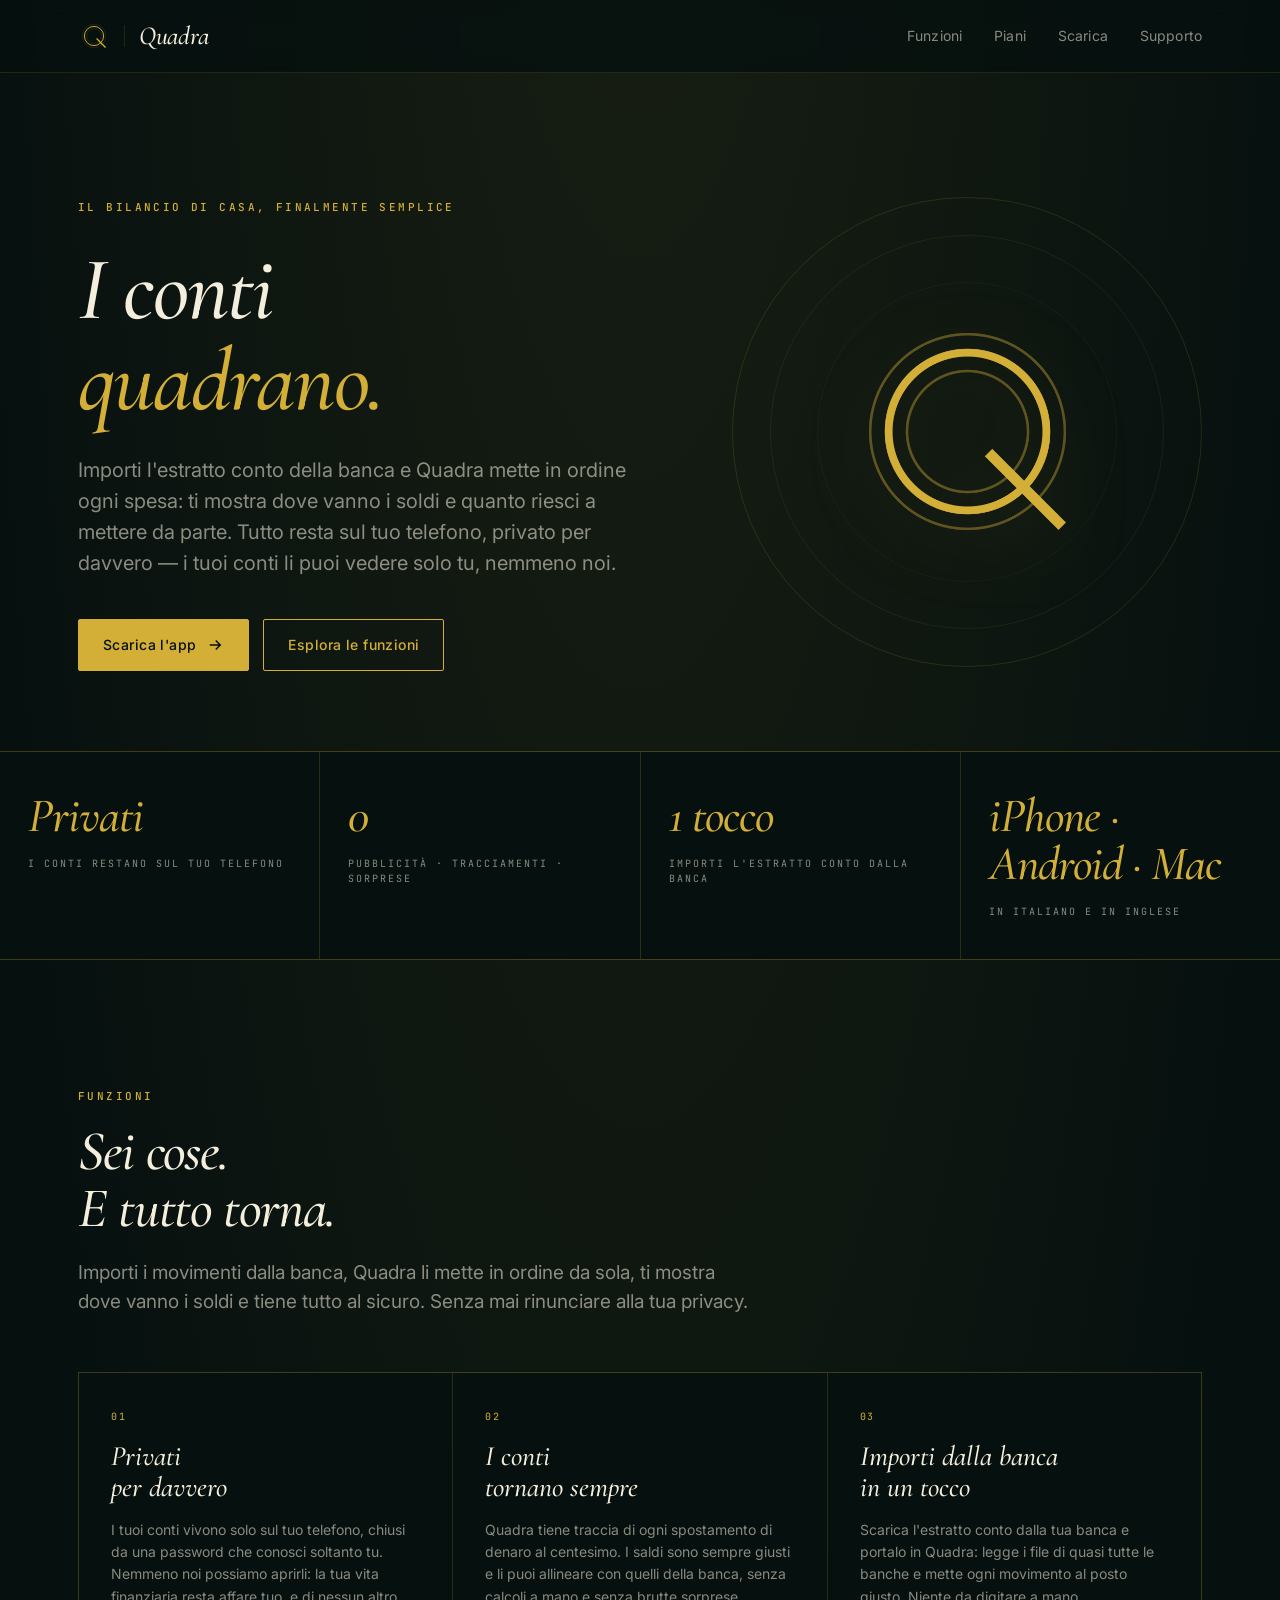
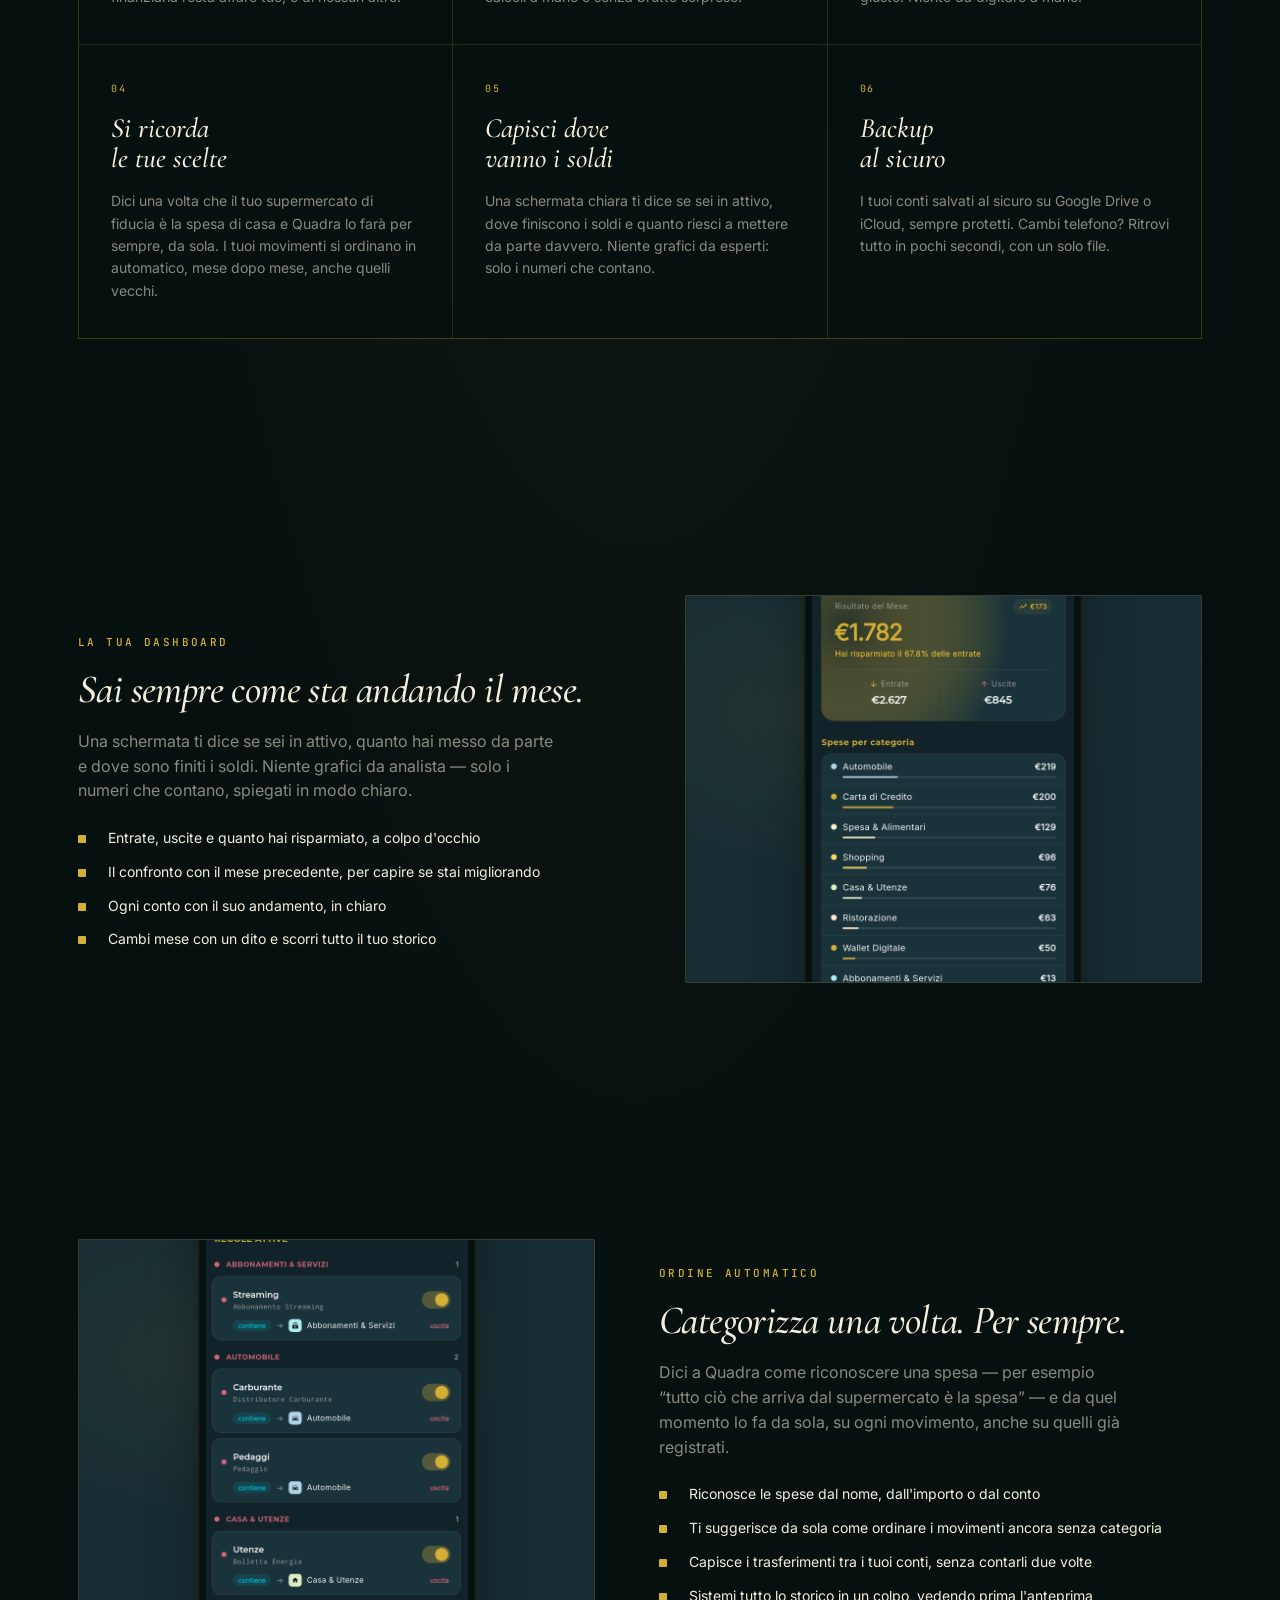
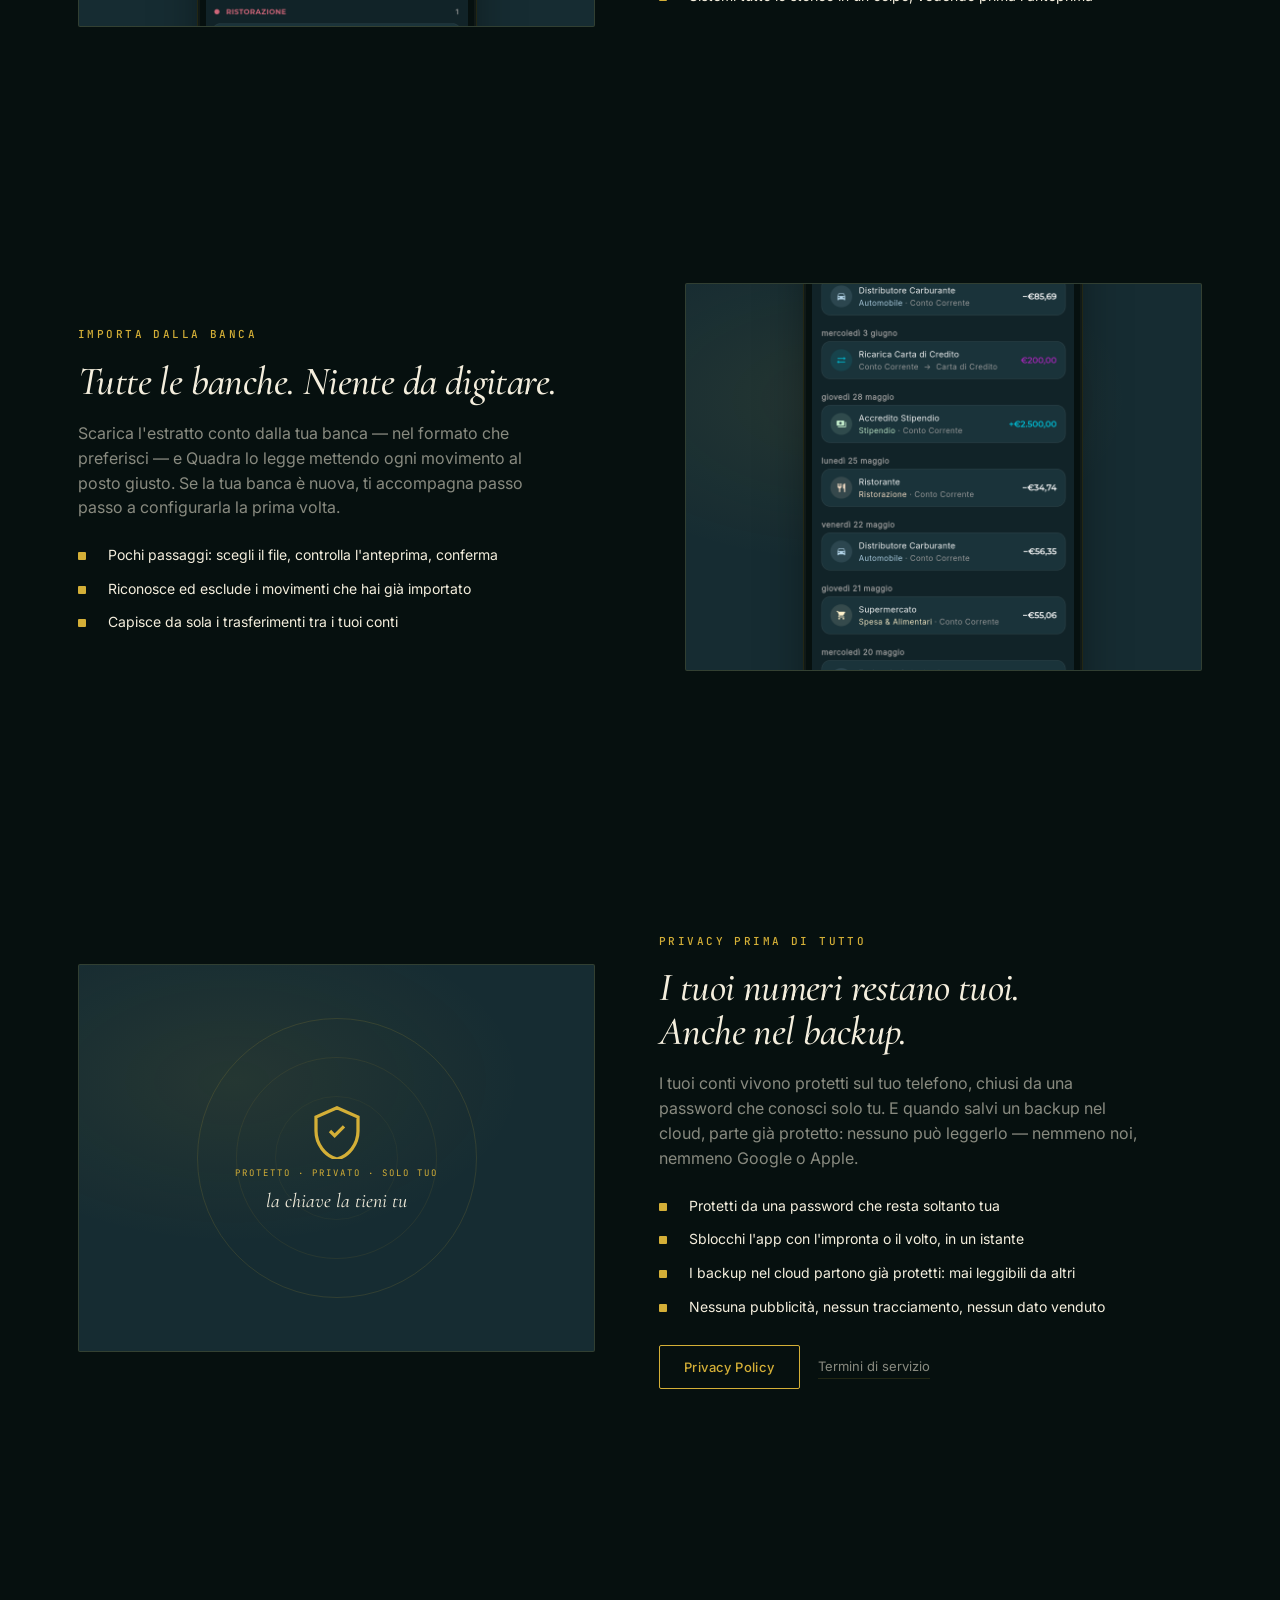
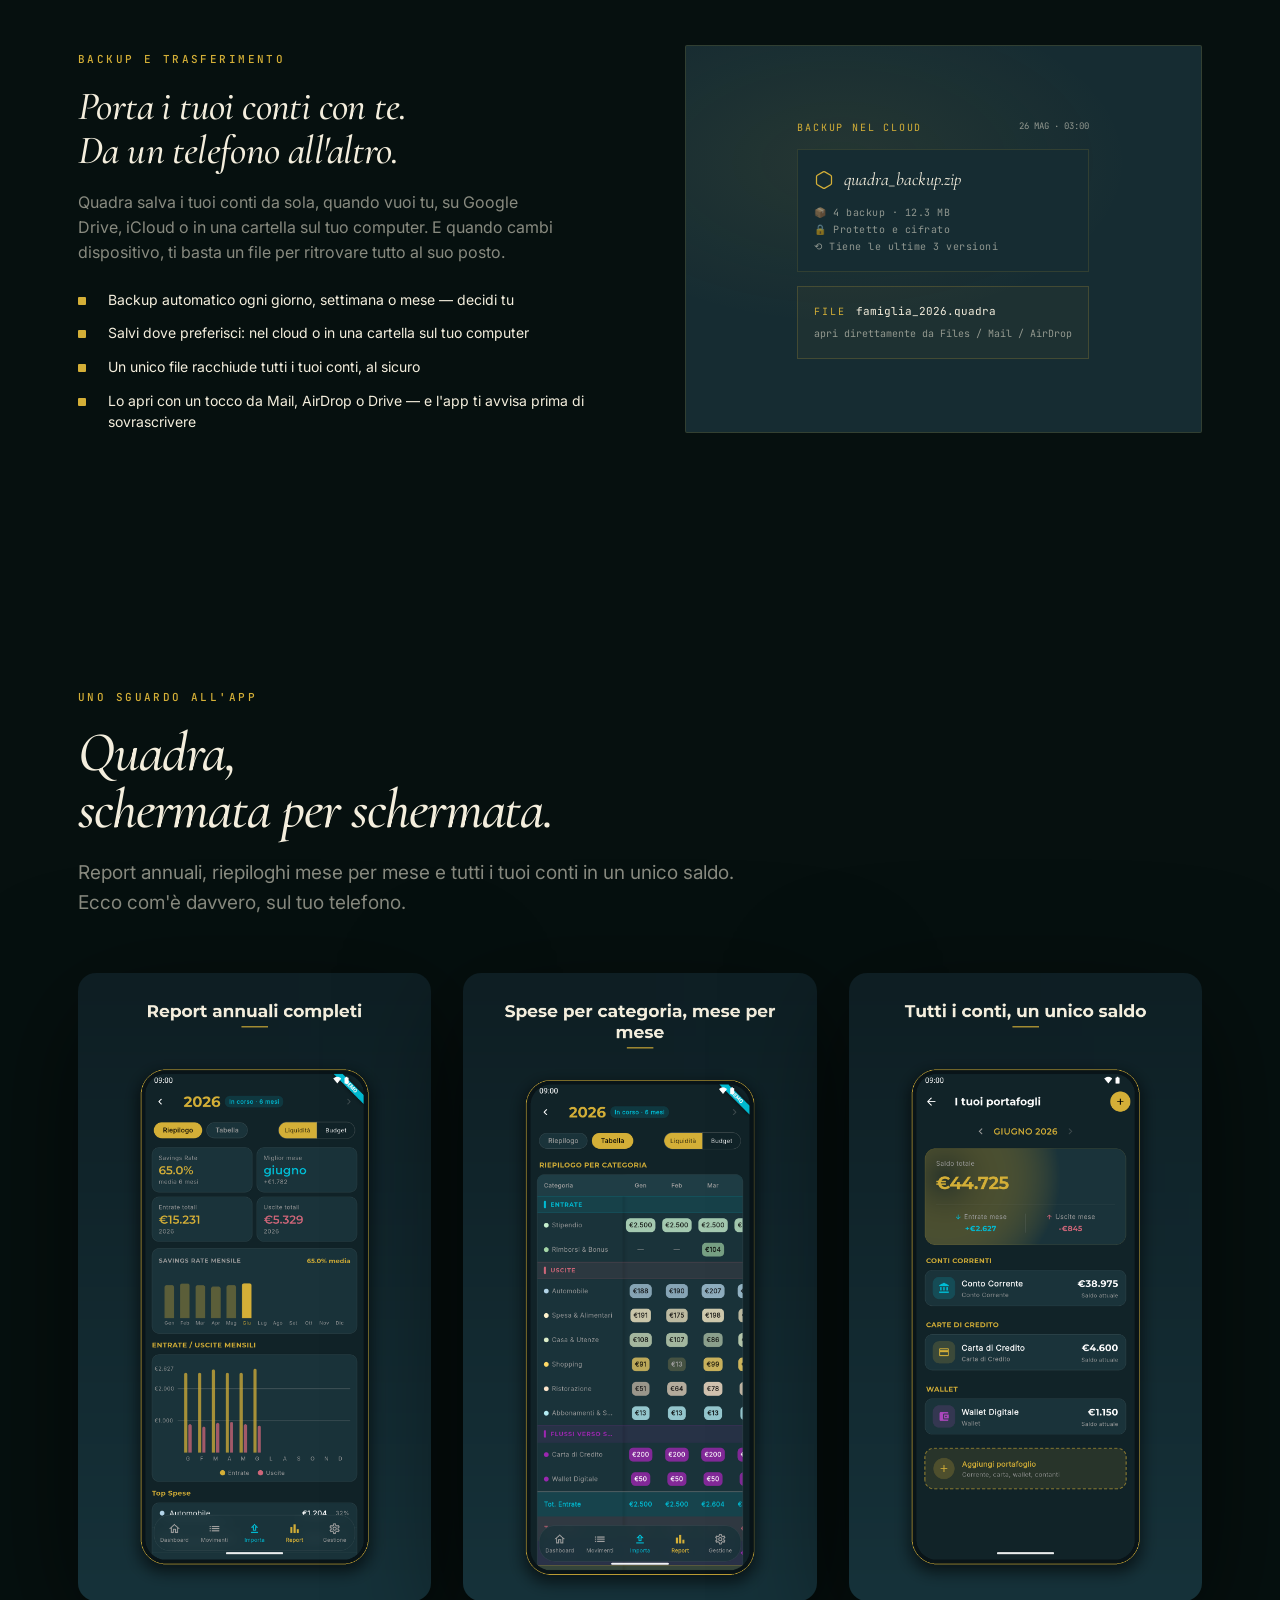
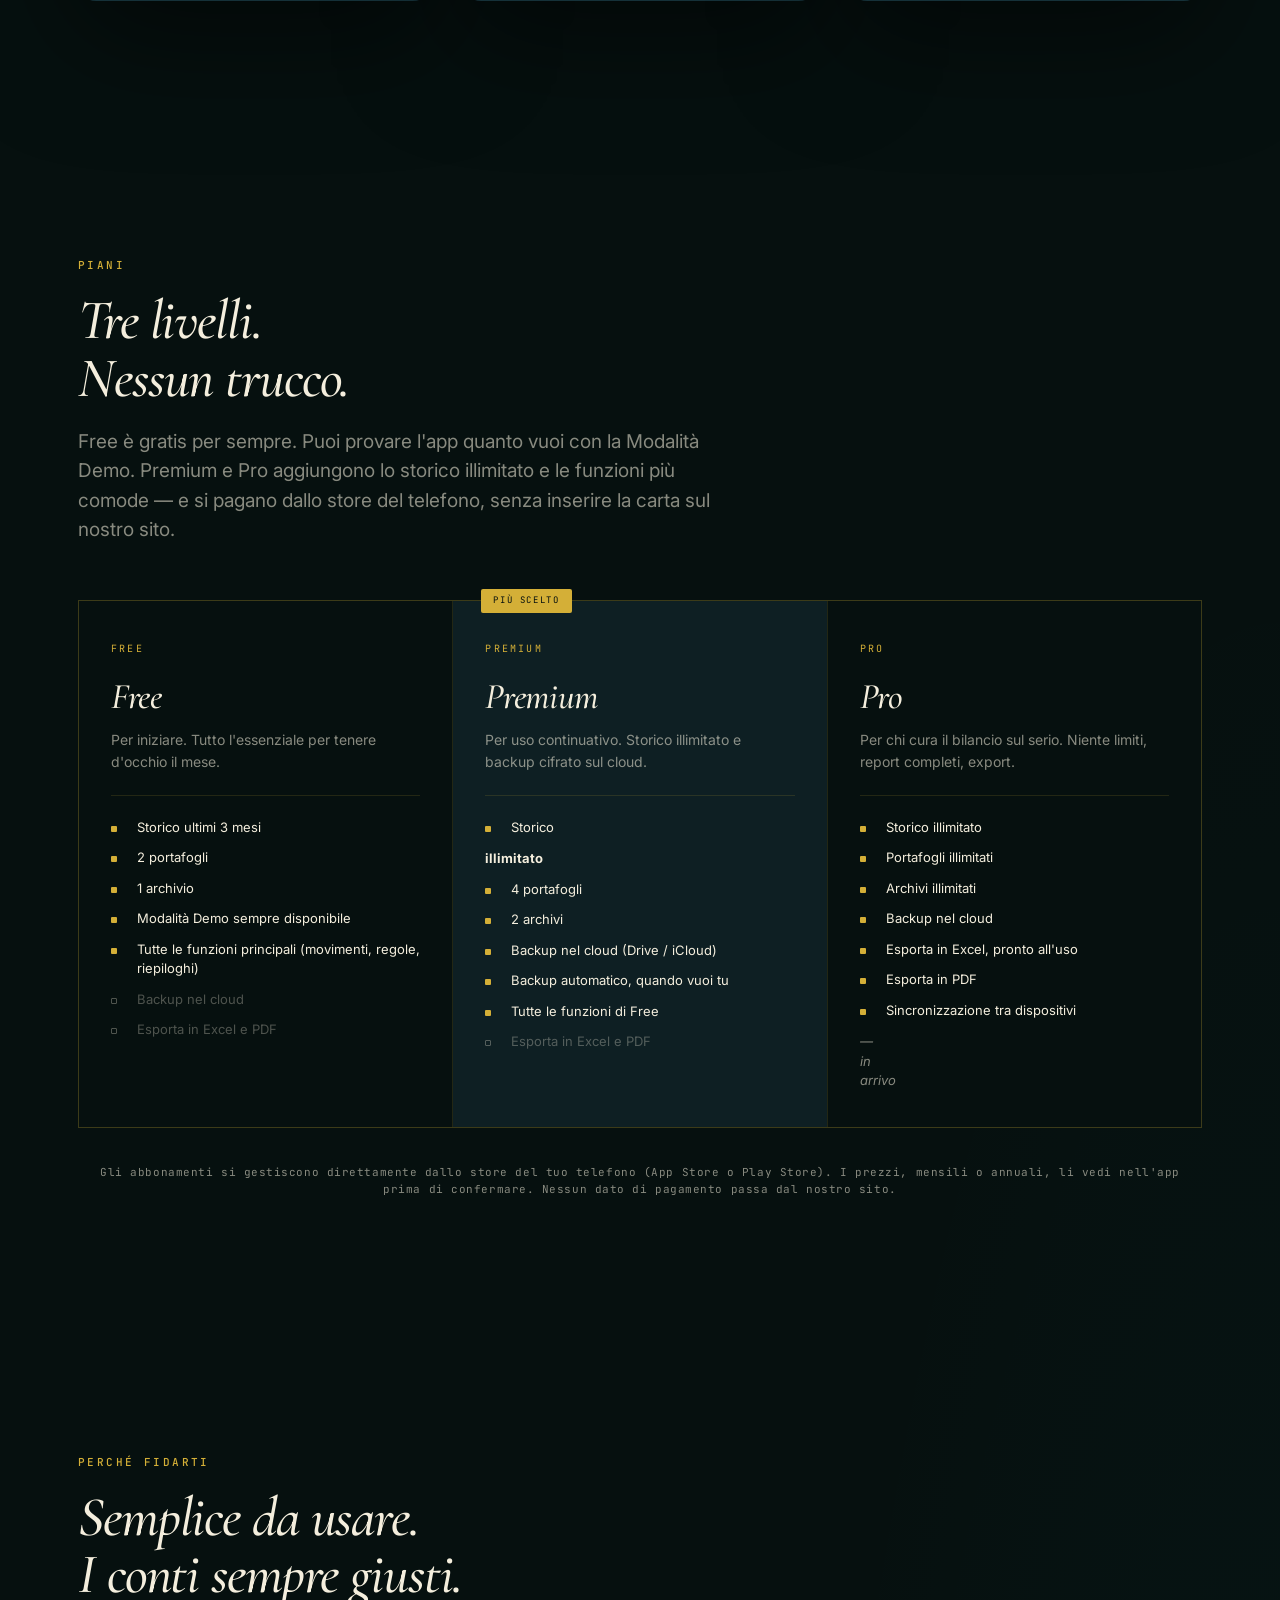
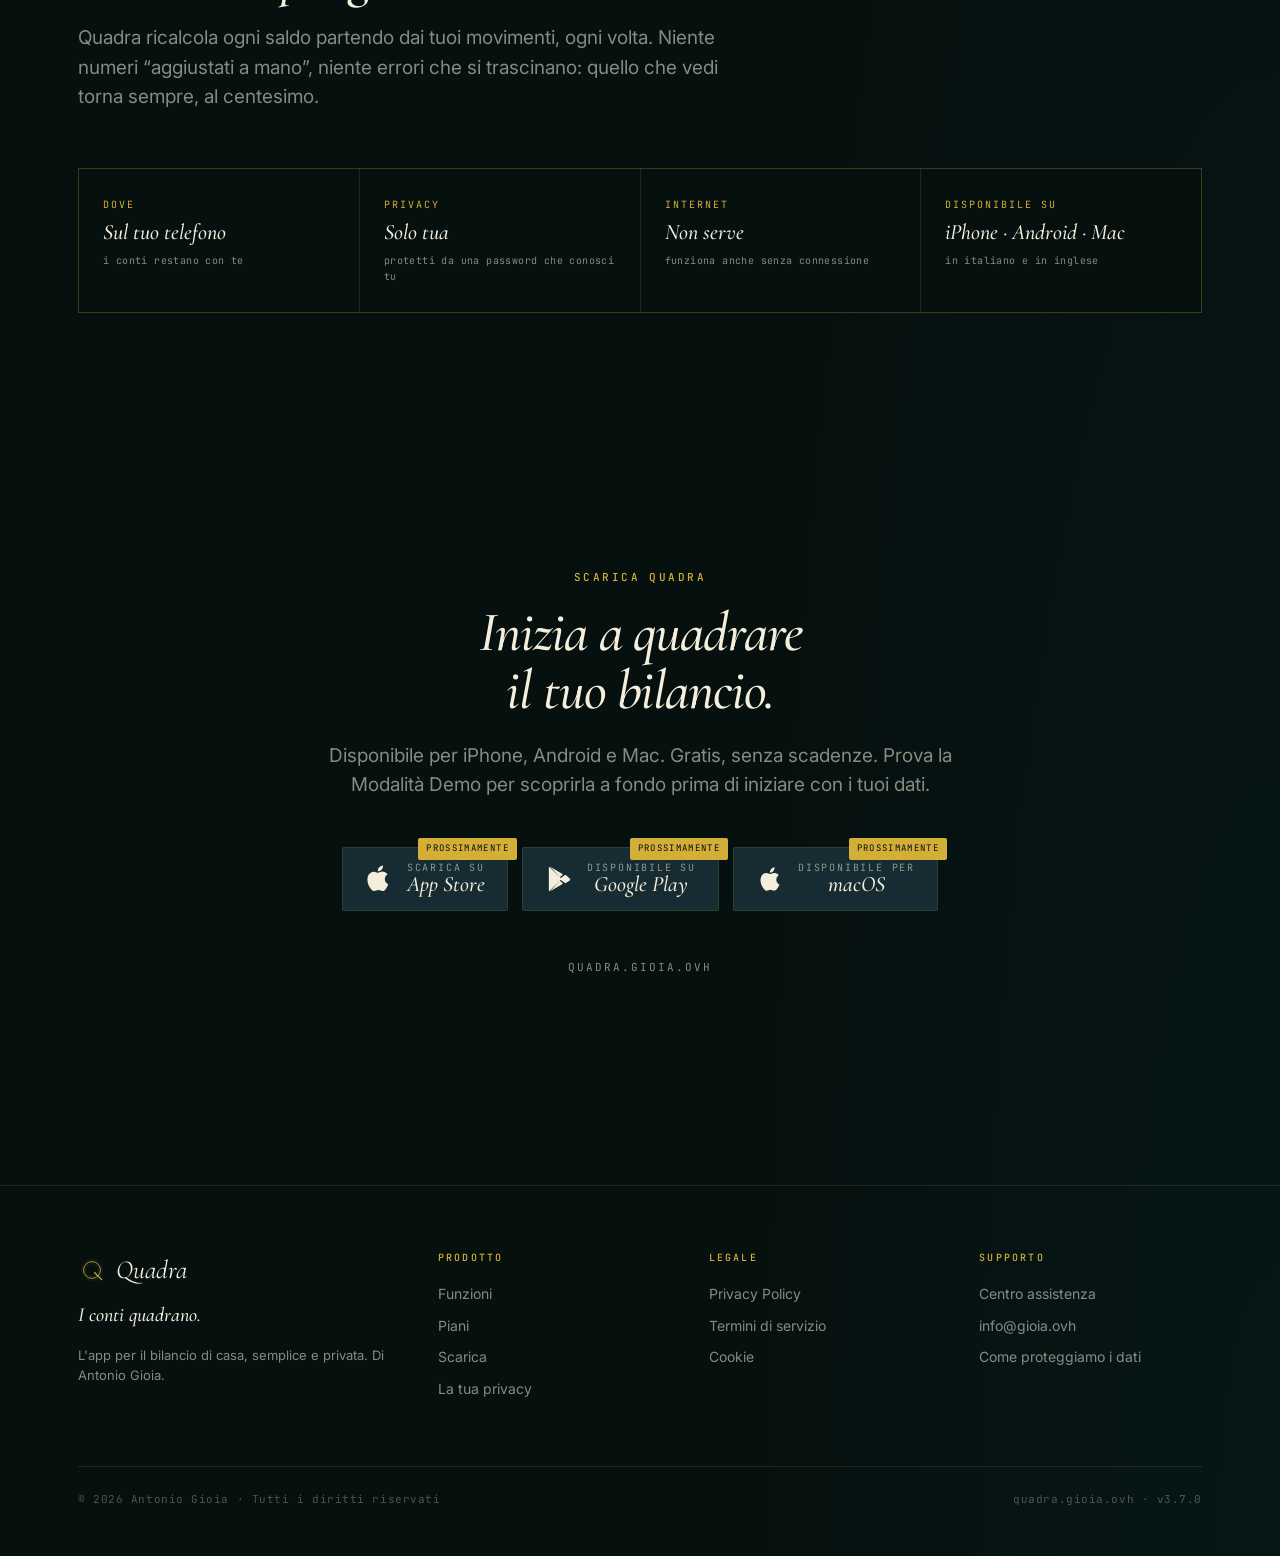
<file: index.html>
<!DOCTYPE html>
<html lang="it">
<head>
  <meta charset="UTF-8" />
  <meta name="viewport" content="width=device-width, initial-scale=1.0" />
  <title>Quadra — I conti quadrano</title>
  <meta name="description" content="Quadra è l'app per tenere in ordine le spese di casa. Importi l'estratto conto della banca, vedi dove vanno i soldi e quanto risparmi. I tuoi conti restano solo sul tuo telefono, privati per davvero." />
  <meta name="theme-color" content="#06100F" />
  <meta property="og:title" content="Quadra — I conti quadrano" />
  <meta property="og:description" content="L'app per il bilancio di casa, finalmente semplice. Importi i movimenti, capisci dove vanno i soldi, vedi quanto risparmi. Privata per davvero. iPhone · Android · Mac." />
  <meta property="og:image" content="assets/quadra/preview/mark-512.png" />
  <meta property="og:type" content="website" />
  <meta property="og:url" content="https://quadra.gioia.ovh/" />

  <link rel="icon" type="image/svg+xml" href="assets/quadra/web/favicon.svg" />
  <link rel="icon" type="image/png" sizes="32x32" href="assets/quadra/web/favicon-32.png" />
  <link rel="icon" type="image/png" sizes="16x16" href="assets/quadra/web/favicon-16.png" />
  <link rel="apple-touch-icon" sizes="180x180" href="assets/quadra/web/apple-touch-icon.png" />
  <link rel="manifest" href="assets/quadra/web/site.webmanifest" />

  <link rel="preconnect" href="https://fonts.googleapis.com" />
  <link rel="preconnect" href="https://fonts.gstatic.com" crossorigin />
  <link href="https://fonts.googleapis.com/css2?family=Cormorant+Garamond:ital,wght@0,500;0,600;1,400;1,500;1,600&family=Inter:wght@400;500;600;700&family=JetBrains+Mono:wght@400;500&display=swap" rel="stylesheet" />
  <link rel="stylesheet" href="site.css" />
</head>
<body>

  <!-- ─── Topbar ─────────────────────────────────────── -->
  <header class="topbar" data-screen-label="01 Hero topbar">
    <div class="wrap topbar-inner">
      <a href="index.html" class="brand-lockup" aria-label="Quadra home">
        <svg class="mark" viewBox="0 0 100 100">
          <circle cx="50" cy="50" r="37" fill="none" stroke="#D4AF37" stroke-width="1" opacity="0.4"></circle>
          <circle cx="50" cy="50" r="30" fill="none" stroke="#D4AF37" stroke-width="3"></circle>
          <circle cx="50" cy="50" r="23" fill="none" stroke="#D4AF37" stroke-width="1" opacity="0.4"></circle>
          <line x1="58" y1="58" x2="86" y2="86" stroke="#D4AF37" stroke-width="4"></line>
        </svg>
        <span class="sep"></span>
        <span class="name">Quadra</span>
      </a>
      <nav class="nav">
        <a href="#funzioni">Funzioni</a>
        <a href="#piani">Piani</a>
        <a href="#download">Scarica</a>
        <a href="supporto.html">Supporto</a>
      </nav>
    </div>
  </header>

  <!-- ─── Hero ─────────────────────────────────────────── -->
  <section class="hero" data-screen-label="02 Hero">
    <div class="wrap hero-grid">
      <div>
        <span class="eyebrow">il bilancio di casa, finalmente semplice</span>
        <h1 class="h-display h-1">I conti<br /><span class="accent">quadrano.</span></h1>
        <p class="lead">Importi l'estratto conto della banca e Quadra mette in ordine ogni spesa: ti mostra dove vanno i soldi e quanto riesci a mettere da parte. Tutto resta sul tuo telefono, privato per davvero — i tuoi conti li puoi vedere solo tu, nemmeno noi.</p>
        <div class="cta-row">
          <a class="btn primary" href="#download">
            <span>Scarica l'app</span>
            <svg class="icon" viewBox="0 0 24 24" fill="none" stroke="currentColor" stroke-width="2"><path d="M5 12h14M13 6l6 6-6 6"/></svg>
          </a>
          <a class="btn" href="#funzioni">
            <span>Esplora le funzioni</span>
          </a>
        </div>
      </div>
      <div class="hero-art">
        <div class="ring"></div>
        <div class="ring r2"></div>
        <div class="ring r3"></div>
        <img class="mark-big" src="assets/quadra/preview/mark-512.png" alt="Mark di Quadra" />
      </div>
    </div>
  </section>

  <!-- ─── Numbers strip ───────────────────────────────── -->
  <div class="numbers-strip" data-screen-label="03 Stats">
    <div class="stat"><span class="v">Privati</span><span class="k">i conti restano sul tuo telefono</span></div>
    <div class="stat"><span class="v">0</span><span class="k">pubblicità · tracciamenti · sorprese</span></div>
    <div class="stat"><span class="v">1 tocco</span><span class="k">importi l'estratto conto dalla banca</span></div>
    <div class="stat"><span class="v">iPhone · Android · Mac</span><span class="k">in italiano e in inglese</span></div>
  </div>

  <!-- ─── Funzioni · grid ─────────────────────────────── -->
  <section id="funzioni" data-screen-label="04 Funzioni grid">
    <div class="wrap">
      <div class="section-head">
        <span class="eyebrow">funzioni</span>
        <h2 class="h-display h-2">Sei cose.<br />E tutto torna.</h2>
        <p class="lead">Importi i movimenti dalla banca, Quadra li mette in ordine da sola, ti mostra dove vanno i soldi e tiene tutto al sicuro. Senza mai rinunciare alla tua privacy.</p>
      </div>

      <div class="grid-3">
        <div class="cell">
          <span class="num">01</span>
          <h3>Privati<br />per davvero</h3>
          <p>I tuoi conti vivono solo sul tuo telefono, chiusi da una password che conosci soltanto tu. Nemmeno noi possiamo aprirli: la tua vita finanziaria resta affare tuo, e di nessun altro.</p>
        </div>
        <div class="cell">
          <span class="num">02</span>
          <h3>I conti<br />tornano sempre</h3>
          <p>Quadra tiene traccia di ogni spostamento di denaro al centesimo. I saldi sono sempre giusti e li puoi allineare con quelli della banca, senza calcoli a mano e senza brutte sorprese.</p>
        </div>
        <div class="cell">
          <span class="num">03</span>
          <h3>Importi dalla banca<br />in un tocco</h3>
          <p>Scarica l'estratto conto dalla tua banca e portalo in Quadra: legge i file di quasi tutte le banche e mette ogni movimento al posto giusto. Niente da digitare a mano.</p>
        </div>
        <div class="cell">
          <span class="num">04</span>
          <h3>Si ricorda<br />le tue scelte</h3>
          <p>Dici una volta che il tuo supermercato di fiducia è la spesa di casa e Quadra lo farà per sempre, da sola. I tuoi movimenti si ordinano in automatico, mese dopo mese, anche quelli vecchi.</p>
        </div>
        <div class="cell">
          <span class="num">05</span>
          <h3>Capisci dove<br />vanno i soldi</h3>
          <p>Una schermata chiara ti dice se sei in attivo, dove finiscono i soldi e quanto riesci a mettere da parte davvero. Niente grafici da esperti: solo i numeri che contano.</p>
        </div>
        <div class="cell">
          <span class="num">06</span>
          <h3>Backup<br />al sicuro</h3>
          <p>I tuoi conti salvati al sicuro su Google Drive o iCloud, sempre protetti. Cambi telefono? Ritrovi tutto in pochi secondi, con un solo file.</p>
        </div>
      </div>
    </div>
  </section>

  <!-- ─── Feature row 1 — Dashboard ──────────────────── -->
  <section data-screen-label="05 Feature · Dashboard">
    <div class="wrap">
      <div class="feature-row">
        <div class="feature-copy">
          <span class="eyebrow">la tua dashboard</span>
          <h3>Sai sempre come sta andando il mese.</h3>
          <p>Una schermata ti dice se sei in attivo, quanto hai messo da parte e dove sono finiti i soldi. Niente grafici da analista — solo i numeri che contano, spiegati in modo chiaro.</p>
          <ul class="bullets">
            <li>Entrate, uscite e quanto hai risparmiato, a colpo d'occhio</li>
            <li>Il confronto con il mese precedente, per capire se stai migliorando</li>
            <li>Ogni conto con il suo andamento, in chiaro</li>
            <li>Cambi mese con un dito e scorri tutto il tuo storico</li>
          </ul>
        </div>
        <div class="feature-art">
          <div class="phone-shell shot">
            <img class="phone-shot" src="assets/quadra/screens/dashboard.png" alt="Dashboard di Quadra: risultato del mese, entrate, uscite e spese per categoria" />
          </div>
        </div>
      </div>
    </div>
  </section>

  <!-- ─── Feature row 2 — Regole ──────────────────────── -->
  <section data-screen-label="06 Feature · Regole">
    <div class="wrap">
      <div class="feature-row reverse">
        <div class="feature-copy">
          <span class="eyebrow">ordine automatico</span>
          <h3>Categorizza una volta. Per sempre.</h3>
          <p>Dici a Quadra come riconoscere una spesa — per esempio “tutto ciò che arriva dal supermercato è la spesa” — e da quel momento lo fa da sola, su ogni movimento, anche su quelli già registrati.</p>
          <ul class="bullets">
            <li>Riconosce le spese dal nome, dall'importo o dal conto</li>
            <li>Ti suggerisce da sola come ordinare i movimenti ancora senza categoria</li>
            <li>Capisce i trasferimenti tra i tuoi conti, senza contarli due volte</li>
            <li>Sistemi tutto lo storico in un colpo, vedendo prima l'anteprima</li>
          </ul>
        </div>
        <div class="feature-art">
          <div class="phone-shell shot">
            <img class="phone-shot" src="assets/quadra/screens/regole.png" alt="Schermata Regole di Quadra: categorizzazione automatica dei movimenti" />
          </div>
        </div>
      </div>
    </div>
  </section>

  <!-- ─── Feature row 3 — Import OTA ──────────────────── -->
  <section data-screen-label="07 Feature · Import OTA">
    <div class="wrap">
      <div class="feature-row">
        <div class="feature-copy">
          <span class="eyebrow">importa dalla banca</span>
          <h3>Tutte le banche. Niente da digitare.</h3>
          <p>Scarica l'estratto conto dalla tua banca — nel formato che preferisci — e Quadra lo legge mettendo ogni movimento al posto giusto. Se la tua banca è nuova, ti accompagna passo passo a configurarla la prima volta.</p>
          <ul class="bullets">
            <li>Pochi passaggi: scegli il file, controlla l'anteprima, conferma</li>
            <li>Riconosce ed esclude i movimenti che hai già importato</li>
            <li>Capisce da sola i trasferimenti tra i tuoi conti</li>
          </ul>
        </div>
        <div class="feature-art">
          <div class="phone-shell shot">
            <img class="phone-shot" src="assets/quadra/screens/movimenti.png" alt="Elenco movimenti di Quadra: ogni operazione importata e categorizzata" />
          </div>
        </div>
      </div>
    </div>
  </section>

  <!-- ─── Feature row 4 — Privacy / Zero-Knowledge ──── -->
  <section data-screen-label="08 Feature · Zero-Knowledge">
    <div class="wrap">
      <div class="feature-row reverse">
        <div class="feature-copy">
          <span class="eyebrow">privacy prima di tutto</span>
          <h3>I tuoi numeri restano tuoi.<br />Anche nel backup.</h3>
          <p>I tuoi conti vivono protetti sul tuo telefono, chiusi da una password che conosci solo tu. E quando salvi un backup nel cloud, parte già protetto: nessuno può leggerlo — nemmeno noi, nemmeno Google o Apple.</p>
          <ul class="bullets">
            <li>Protetti da una password che resta soltanto tua</li>
            <li>Sblocchi l'app con l'impronta o il volto, in un istante</li>
            <li>I backup nel cloud partono già protetti: mai leggibili da altri</li>
            <li>Nessuna pubblicità, nessun tracciamento, nessun dato venduto</li>
          </ul>
          <div style="margin-top:28px;display:flex;gap:18px;align-items:center;flex-wrap:wrap;">
            <a href="privacy.html" class="btn" style="height:44px;font-size:13px;">Privacy Policy</a>
            <a href="termini.html" style="font-size:13px;color:var(--muted);border-bottom:1px solid var(--gold-hair);padding-bottom:2px;">Termini di servizio</a>
          </div>
        </div>
        <div class="feature-art">
          <div style="position:relative;width:280px;aspect-ratio:1;display:flex;align-items:center;justify-content:center;">
            <div style="position:absolute;inset:0;border:1px solid var(--gold-hair);border-radius:50%;"></div>
            <div style="position:absolute;inset:14%;border:1px solid var(--gold-hair);border-radius:50%;opacity:0.6;"></div>
            <div style="position:absolute;inset:28%;border:1px solid var(--gold-hair);border-radius:50%;opacity:0.4;"></div>
            <div style="display:flex;flex-direction:column;align-items:center;gap:8px;z-index:2;text-align:center;padding:0 24px;">
              <svg width="56" height="56" viewBox="0 0 24 24" fill="none" stroke="#D4AF37" stroke-width="1.4">
                <path d="M12 2L3 6v6c0 5.5 3.8 10.7 9 12 5.2-1.3 9-6.5 9-12V6l-9-4z"/>
                <path d="M9 12l2 2 4-4"/>
              </svg>
              <span style="font-family:var(--mono);font-size:9px;letter-spacing:0.22em;text-transform:uppercase;color:var(--gold);">Protetto · Privato · Solo tuo</span>
              <span style="font-family:var(--serif);font-style:italic;font-size:20px;color:var(--ivory);line-height:1.2;">la chiave la tieni tu</span>
            </div>
          </div>
        </div>
      </div>
    </div>
  </section>

  <!-- ─── Feature row 5 — Backup & .quadra ─────────── -->
  <section data-screen-label="09 Feature · Backup & .quadra">
    <div class="wrap">
      <div class="feature-row">
        <div class="feature-copy">
          <span class="eyebrow">backup e trasferimento</span>
          <h3>Porta i tuoi conti con te.<br />Da un telefono all'altro.</h3>
          <p>Quadra salva i tuoi conti da sola, quando vuoi tu, su Google Drive, iCloud o in una cartella sul tuo computer. E quando cambi dispositivo, ti basta un file per ritrovare tutto al suo posto.</p>
          <ul class="bullets">
            <li>Backup automatico ogni giorno, settimana o mese — decidi tu</li>
            <li>Salvi dove preferisci: nel cloud o in una cartella sul tuo computer</li>
            <li>Un unico file racchiude tutti i tuoi conti, al sicuro</li>
            <li>Lo apri con un tocco da Mail, AirDrop o Drive — e l'app ti avvisa prima di sovrascrivere</li>
          </ul>
        </div>
        <div class="feature-art">
          <div style="display:flex;flex-direction:column;gap:14px;align-items:stretch;width:100%;max-width:340px;padding:24px;">
            <div style="display:flex;justify-content:space-between;align-items:center;">
              <span style="font-family:var(--mono);font-size:10px;letter-spacing:0.18em;color:var(--gold);">BACKUP NEL CLOUD</span>
              <span style="font-family:var(--mono);font-size:9px;color:var(--muted);">26 MAG · 03:00</span>
            </div>
            <div style="border:1px solid var(--gold-hair);padding:16px;background:var(--card);">
              <div style="display:flex;align-items:center;gap:10px;margin-bottom:10px;">
                <svg width="20" height="20" viewBox="0 0 24 24" fill="none" stroke="#D4AF37" stroke-width="1.5"><path d="M21 16V8a2 2 0 0 0-1-1.73l-7-4a2 2 0 0 0-2 0l-7 4A2 2 0 0 0 3 8v8a2 2 0 0 0 1 1.73l7 4a2 2 0 0 0 2 0l7-4A2 2 0 0 0 21 16z"/></svg>
                <span style="font-family:var(--serif);font-style:italic;font-size:18px;color:var(--ivory);">quadra_backup.zip</span>
              </div>
              <div style="font-family:var(--mono);font-size:10px;color:var(--muted);letter-spacing:0.05em;line-height:1.7;">
                📦 4 backup · 12.3 MB<br/>
                🔒 Protetto e cifrato<br/>
                ⟲ Tiene le ultime 3 versioni
              </div>
            </div>
            <div style="border:1px solid var(--gold-dim);padding:16px;background:rgba(212,175,55,0.04);">
              <div style="display:flex;align-items:center;gap:10px;margin-bottom:6px;">
                <span style="font-family:var(--mono);font-size:10px;color:var(--gold);letter-spacing:0.2em;">FILE</span>
                <span style="font-family:var(--mono);font-size:11px;color:var(--ivory);">famiglia_2026.quadra</span>
              </div>
              <div style="font-family:var(--mono);font-size:10px;color:var(--muted);">apri direttamente da Files / Mail / AirDrop</div>
            </div>
          </div>
        </div>
      </div>
    </div>
  </section>

  <!-- ─── Showcase · screenshot reali ─────────────────── -->
  <section data-screen-label="09b Showcase">
    <div class="wrap">
      <div class="section-head">
        <span class="eyebrow">uno sguardo all'app</span>
        <h2 class="h-display h-2">Quadra,<br />schermata per schermata.</h2>
        <p class="lead">Report annuali, riepiloghi mese per mese e tutti i tuoi conti in un unico saldo. Ecco com'è davvero, sul tuo telefono.</p>
      </div>
      <div class="showcase-grid">
        <figure>
          <img src="assets/quadra/screens/report-framed.png" alt="Report annuali completi: savings rate, entrate e uscite mensili" loading="lazy" />
        </figure>
        <figure>
          <img src="assets/quadra/screens/tabella-framed.png" alt="Riepilogo spese per categoria, mese per mese" loading="lazy" />
        </figure>
        <figure>
          <img src="assets/quadra/screens/portafogli-framed.png" alt="Tutti i conti in un unico saldo: conti correnti, carte e wallet" loading="lazy" />
        </figure>
      </div>
    </div>
  </section>

  <!-- ─── Piani / Pricing ─────────────────────────────── -->
  <section id="piani" data-screen-label="10 Piani">
    <div class="wrap">
      <div class="section-head">
        <span class="eyebrow">piani</span>
        <h2 class="h-display h-2">Tre livelli.<br />Nessun trucco.</h2>
        <p class="lead">Free è gratis per sempre. Puoi provare l'app quanto vuoi con la Modalità Demo. Premium e Pro aggiungono lo storico illimitato e le funzioni più comode — e si pagano dallo store del telefono, senza inserire la carta sul nostro sito.</p>
      </div>

      <div class="plans-grid">
        <div class="plan-card">
          <span class="tier-label">Free</span>
          <div class="tier-name">Free</div>
          <p class="tier-tagline">Per iniziare. Tutto l'essenziale per tenere d'occhio il mese.</p>
          <ul class="plan-features">
            <li>Storico ultimi 3 mesi</li>
            <li>2 portafogli</li>
            <li>1 archivio</li>
            <li>Modalità Demo sempre disponibile</li>
            <li>Tutte le funzioni principali (movimenti, regole, riepiloghi)</li>
            <li class="dim">Backup nel cloud</li>
            <li class="dim">Esporta in Excel e PDF</li>
          </ul>
        </div>
        <div class="plan-card featured">
          <span class="pop-pill">Più scelto</span>
          <span class="tier-label">Premium</span>
          <div class="tier-name">Premium</div>
          <p class="tier-tagline">Per uso continuativo. Storico illimitato e backup cifrato sul cloud.</p>
          <ul class="plan-features">
            <li>Storico <strong>illimitato</strong></li>
            <li>4 portafogli</li>
            <li>2 archivi</li>
            <li>Backup nel cloud (Drive / iCloud)</li>
            <li>Backup automatico, quando vuoi tu</li>
            <li>Tutte le funzioni di Free</li>
            <li class="dim">Esporta in Excel e PDF</li>
          </ul>
        </div>
        <div class="plan-card">
          <span class="tier-label">Pro</span>
          <div class="tier-name">Pro</div>
          <p class="tier-tagline">Per chi cura il bilancio sul serio. Niente limiti, report completi, export.</p>
          <ul class="plan-features">
            <li>Storico illimitato</li>
            <li>Portafogli illimitati</li>
            <li>Archivi illimitati</li>
            <li>Backup nel cloud</li>
            <li>Esporta in Excel, pronto all'uso</li>
            <li>Esporta in PDF</li>
            <li>Sincronizzazione tra dispositivi <em style="color:var(--muted);font-style:italic;">— in arrivo</em></li>
          </ul>
        </div>
      </div>

      <p class="pricing-footnote">Gli abbonamenti si gestiscono direttamente dallo store del tuo telefono (App Store o Play Store). I prezzi, mensili o annuali, li vedi nell'app prima di confermare. Nessun dato di pagamento passa dal nostro sito.</p>
    </div>
  </section>

  <!-- ─── Architettura tecnica ─────────────────────── -->
  <section data-screen-label="11 Architettura">
    <div class="wrap">
      <div class="section-head">
        <span class="eyebrow">perché fidarti</span>
        <h2 class="h-display h-2">Semplice da usare.<br />I conti sempre giusti.</h2>
        <p class="lead">Quadra ricalcola ogni saldo partendo dai tuoi movimenti, ogni volta. Niente numeri “aggiustati a mano”, niente errori che si trascinano: quello che vedi torna sempre, al centesimo.</p>
      </div>

      <div class="spec-strip">
        <div class="spec">
          <span class="label">Dove</span>
          <span class="value">Sul tuo telefono</span>
          <span class="meta">i conti restano con te</span>
        </div>
        <div class="spec">
          <span class="label">Privacy</span>
          <span class="value">Solo tua</span>
          <span class="meta">protetti da una password che conosci tu</span>
        </div>
        <div class="spec">
          <span class="label">Internet</span>
          <span class="value">Non serve</span>
          <span class="meta">funziona anche senza connessione</span>
        </div>
        <div class="spec">
          <span class="label">Disponibile su</span>
          <span class="value">iPhone · Android · Mac</span>
          <span class="meta">in italiano e in inglese</span>
        </div>
      </div>
    </div>
  </section>

  <!-- ─── Download ───────────────────────────────────── -->
  <section id="download" data-screen-label="12 Download">
    <div class="wrap" style="text-align:center;">
      <span class="eyebrow" style="margin-bottom:18px;display:block;">scarica quadra</span>
      <h2 class="h-display h-2" style="margin-bottom:22px;">Inizia a quadrare<br />il tuo bilancio.</h2>
      <p class="lead" style="margin:0 auto 48px;">Disponibile per iPhone, Android e Mac. Gratis, senza scadenze. Prova la Modalità Demo per scoprirla a fondo prima di iniziare con i tuoi dati.</p>

      <div class="store-row" style="justify-content:center;">
        <a class="store-badge" href="#" aria-label="Scarica su App Store">
          <svg class="glyph" viewBox="0 0 24 24" fill="currentColor">
            <path d="M17.05 12.04c-.03-2.78 2.27-4.12 2.37-4.18-1.29-1.89-3.3-2.15-4.02-2.18-1.71-.17-3.34 1.01-4.21 1.01-.87 0-2.21-.99-3.63-.96-1.87.03-3.59 1.09-4.55 2.76-1.94 3.37-.5 8.36 1.39 11.1.92 1.34 2.02 2.85 3.45 2.79 1.39-.05 1.91-.9 3.59-.9 1.68 0 2.15.9 3.62.87 1.49-.02 2.44-1.36 3.36-2.71 1.06-1.56 1.5-3.06 1.52-3.14-.03-.01-2.91-1.12-2.94-4.46zM14.3 3.85c.77-.93 1.29-2.22 1.15-3.51-1.11.04-2.45.74-3.25 1.67-.71.82-1.34 2.13-1.17 3.4 1.23.1 2.5-.63 3.27-1.56z"/>
          </svg>
          <div class="stack">
            <span class="small">Scarica su</span>
            <span class="big">App Store</span>
          </div>
          <span class="pill">Prossimamente</span>
        </a>
        <a class="store-badge" href="#" aria-label="Disponibile su Google Play">
          <svg class="glyph" viewBox="0 0 24 24" fill="currentColor">
            <path d="M3.6 1.5c-.2.2-.3.6-.3 1v18.9c0 .4.1.7.3 1l.1.1L14.2 12 3.6 1.5zM17.6 8.4l-2.4 1.4-2.7 2.2 2.7 2.2 2.4 1.4 3.3-2c1-.6 1-1.6 0-2.2l-3.3-3zM4.4 22.5l11-6.4-2.6-2.6-8.4 9zM4.4 1.5l8.4 9 2.6-2.6-11-6.4z"/>
          </svg>
          <div class="stack">
            <span class="small">Disponibile su</span>
            <span class="big">Google Play</span>
          </div>
          <span class="pill">Prossimamente</span>
        </a>
        <a class="store-badge" href="#" aria-label="Disponibile per macOS">
          <svg class="glyph" viewBox="0 0 24 24" fill="currentColor">
            <path d="M18.71 19.5c-.83 1.24-1.71 2.45-3.05 2.47-1.34.03-1.77-.79-3.29-.79-1.53 0-2 .77-3.27.82-1.31.05-2.3-1.32-3.14-2.53C4.25 17 2.94 12.45 4.7 9.39c.87-1.52 2.43-2.48 4.12-2.51 1.28-.02 2.5.87 3.29.87.78 0 2.26-1.07 3.81-.91.65.03 2.47.26 3.64 1.98-.09.06-2.17 1.28-2.15 3.81.03 3.02 2.65 4.03 2.68 4.04-.03.07-.42 1.44-1.38 2.83M13 3.5c.73-.83 1.94-1.46 2.94-1.5.13 1.17-.34 2.35-1.04 3.19-.69.85-1.83 1.51-2.95 1.42-.15-1.15.41-2.35 1.05-3.11z"/>
          </svg>
          <div class="stack">
            <span class="small">Disponibile per</span>
            <span class="big">macOS</span>
          </div>
          <span class="pill">Prossimamente</span>
        </a>
      </div>

      <div style="margin-top:48px;font-family:var(--mono);font-size:11px;letter-spacing:0.18em;text-transform:uppercase;color:var(--muted);">
        quadra.gioia.ovh
      </div>
    </div>
  </section>

  <!-- ─── Footer ─────────────────────────────────────── -->
  <footer class="site-footer" id="contatti">
    <div class="wrap">
      <div class="footer-grid">
        <div class="footer-col">
          <div style="display:flex;align-items:center;gap:10px;margin-bottom:10px;">
            <svg style="width:28px;height:28px;" viewBox="0 0 100 100">
              <circle cx="50" cy="50" r="37" fill="none" stroke="#D4AF37" stroke-width="1" opacity="0.4"></circle>
              <circle cx="50" cy="50" r="30" fill="none" stroke="#D4AF37" stroke-width="3"></circle>
              <circle cx="50" cy="50" r="23" fill="none" stroke="#D4AF37" stroke-width="1" opacity="0.4"></circle>
              <line x1="58" y1="58" x2="86" y2="86" stroke="#D4AF37" stroke-width="4"></line>
            </svg>
            <span style="font-family:var(--serif);font-style:italic;font-size:26px;color:var(--ivory);">Quadra</span>
          </div>
          <div class="claim">I conti quadrano.</div>
          <p style="font-size:13px;">L'app per il bilancio di casa, semplice e privata. Di Antonio Gioia.</p>
        </div>
        <div class="footer-col">
          <h4>Prodotto</h4>
          <a href="#funzioni">Funzioni</a>
          <a href="#piani">Piani</a>
          <a href="#download">Scarica</a>
          <a href="privacy.html">La tua privacy</a>
        </div>
        <div class="footer-col">
          <h4>Legale</h4>
          <a href="privacy.html">Privacy Policy</a>
          <a href="termini.html">Termini di servizio</a>
          <a href="privacy.html#cookie">Cookie</a>
        </div>
        <div class="footer-col">
          <h4>Supporto</h4>
          <a href="supporto.html">Centro assistenza</a>
          <a href="mailto:info@gioia.ovh">info@gioia.ovh</a>
          <a href="supporto.html#architettura">Come proteggiamo i dati</a>
        </div>
      </div>
      <div class="footer-meta">
        <span>© 2026 Antonio Gioia · Tutti i diritti riservati</span>
        <span>quadra.gioia.ovh · v3.7.0</span>
      </div>
    </div>
  </footer>

</body>
</html>
</file>
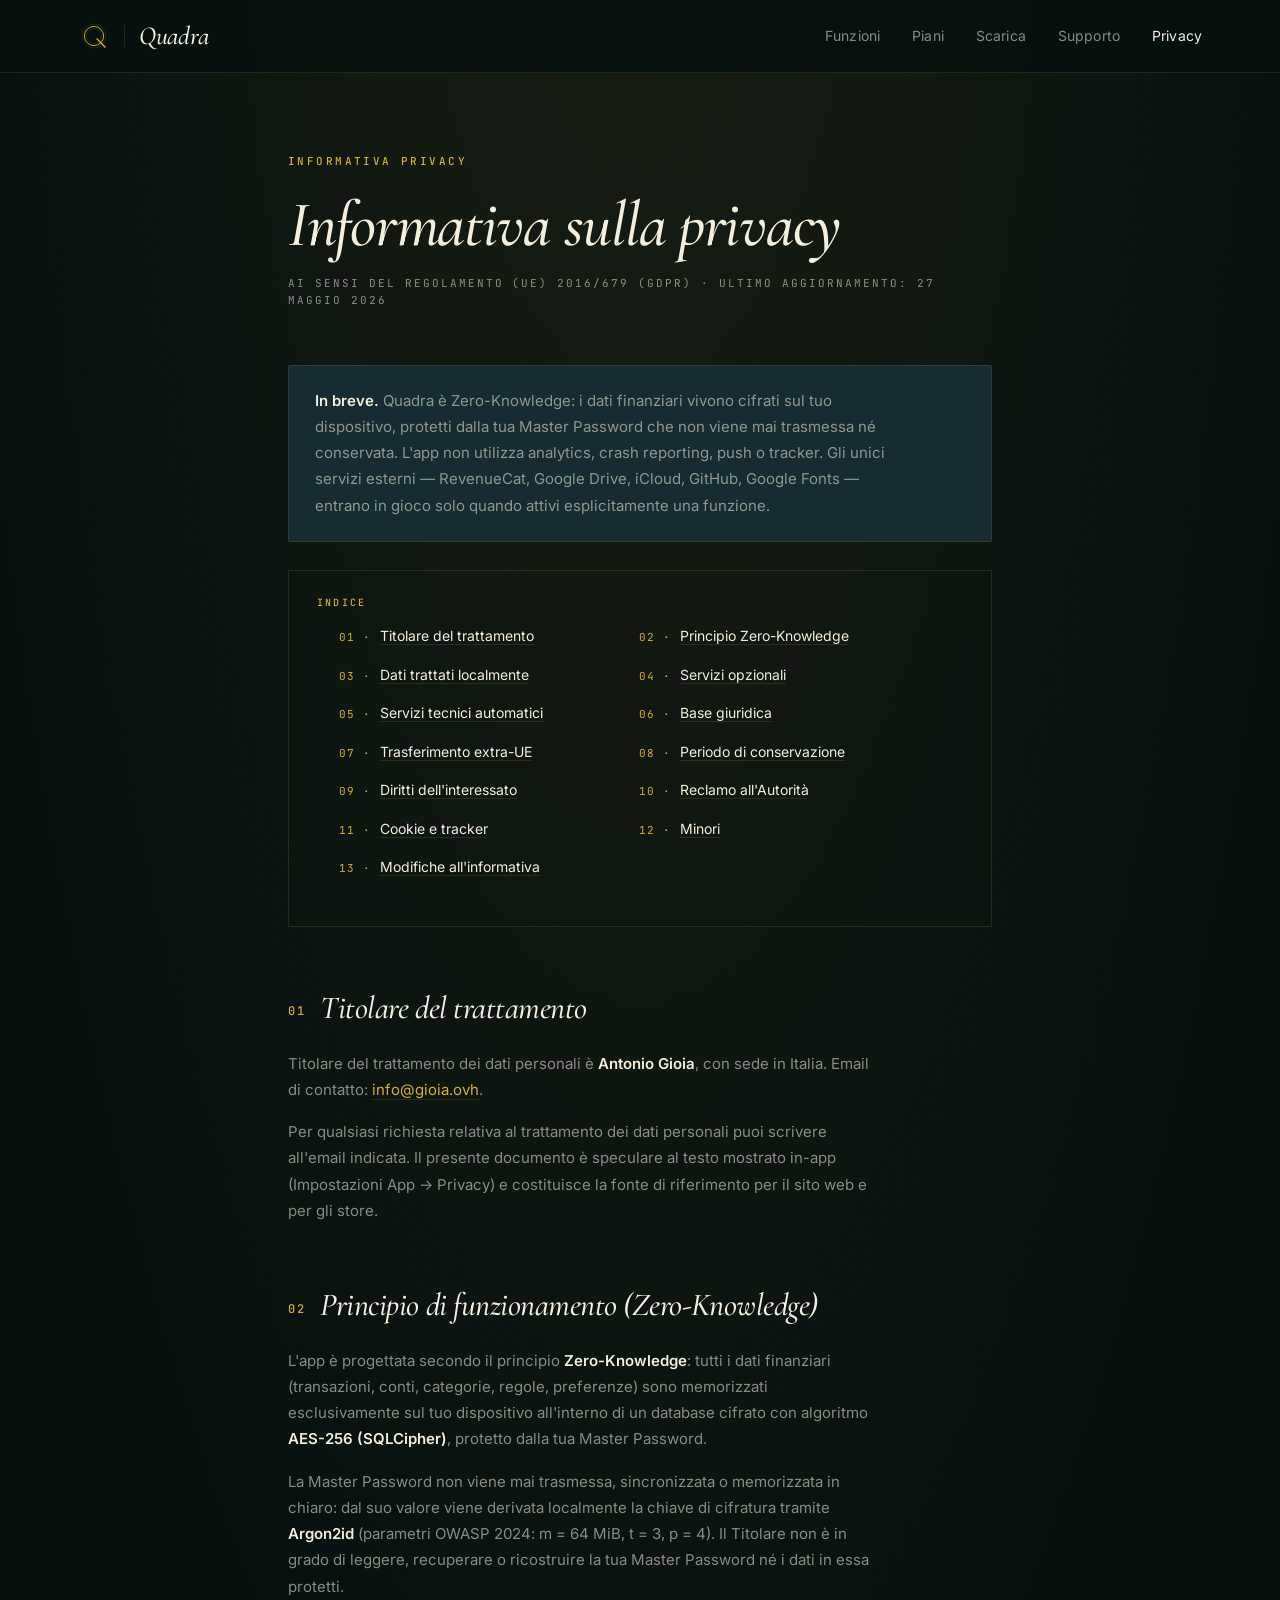
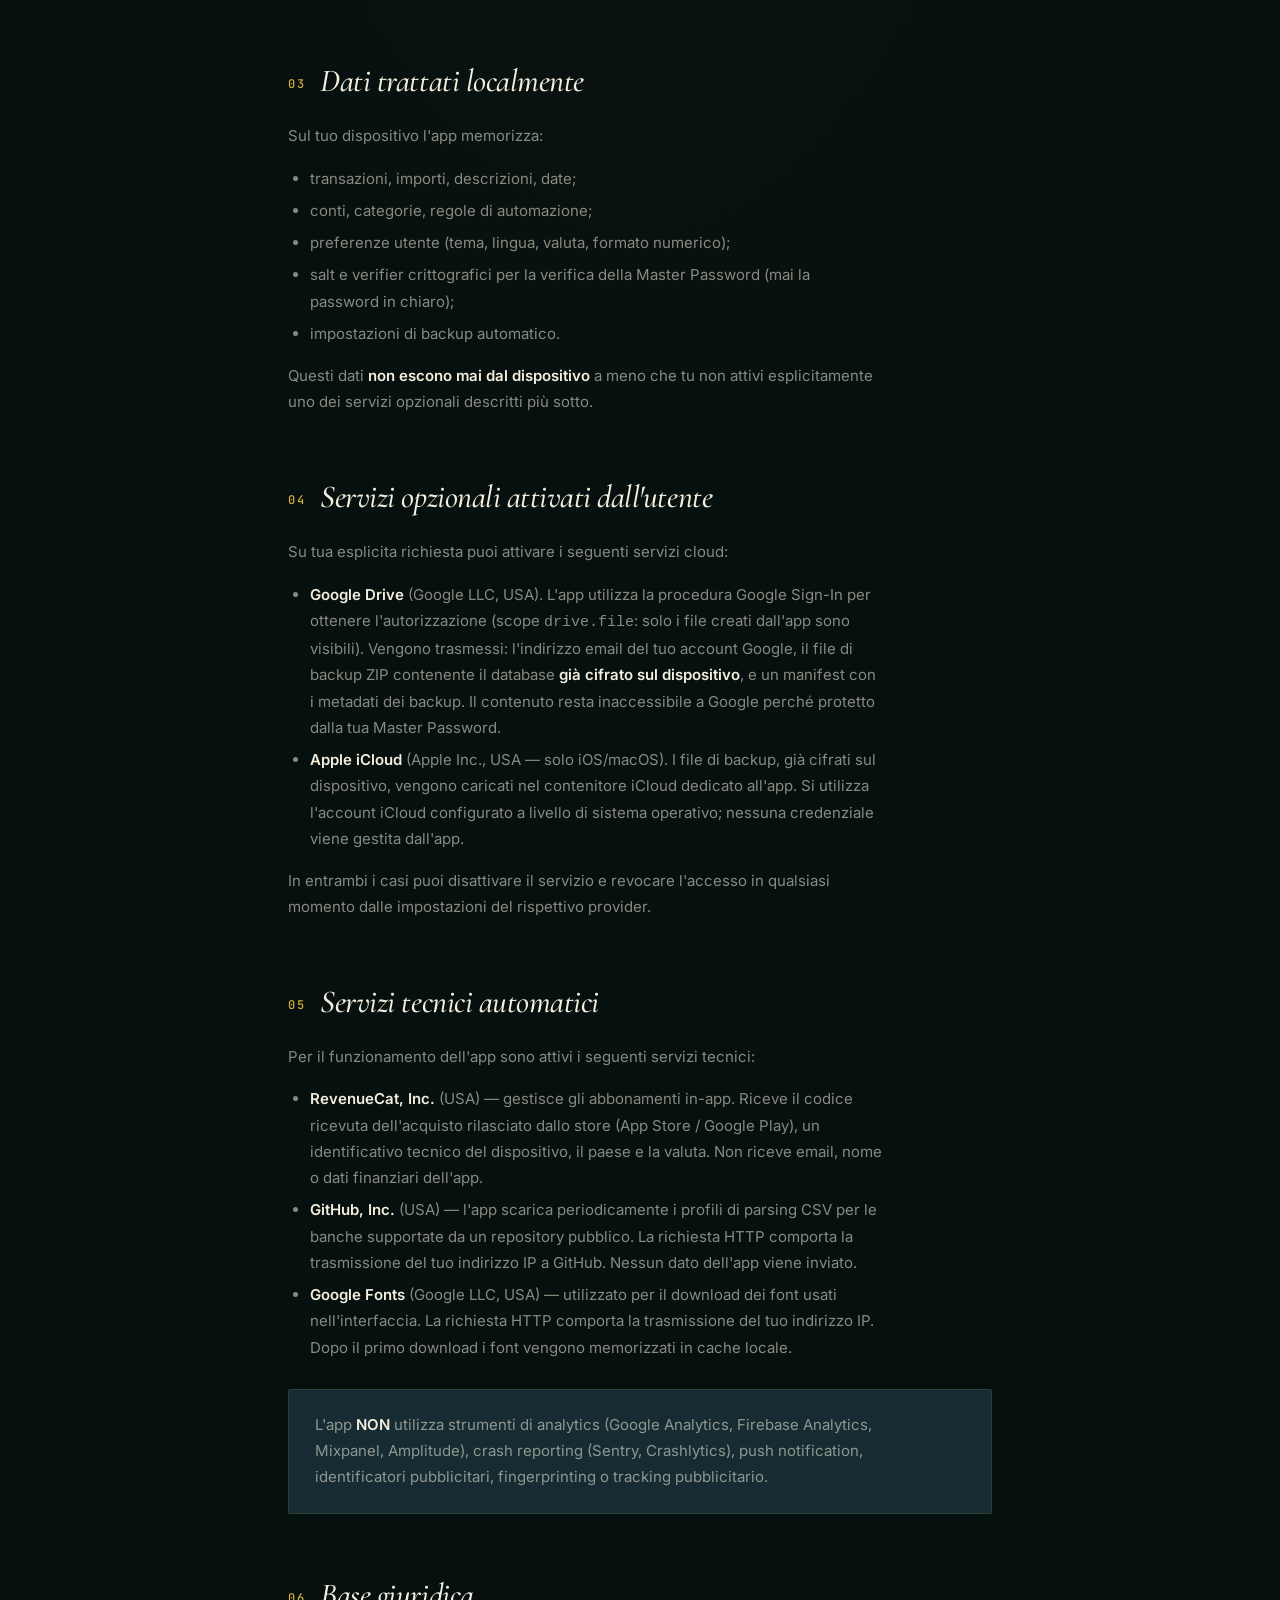
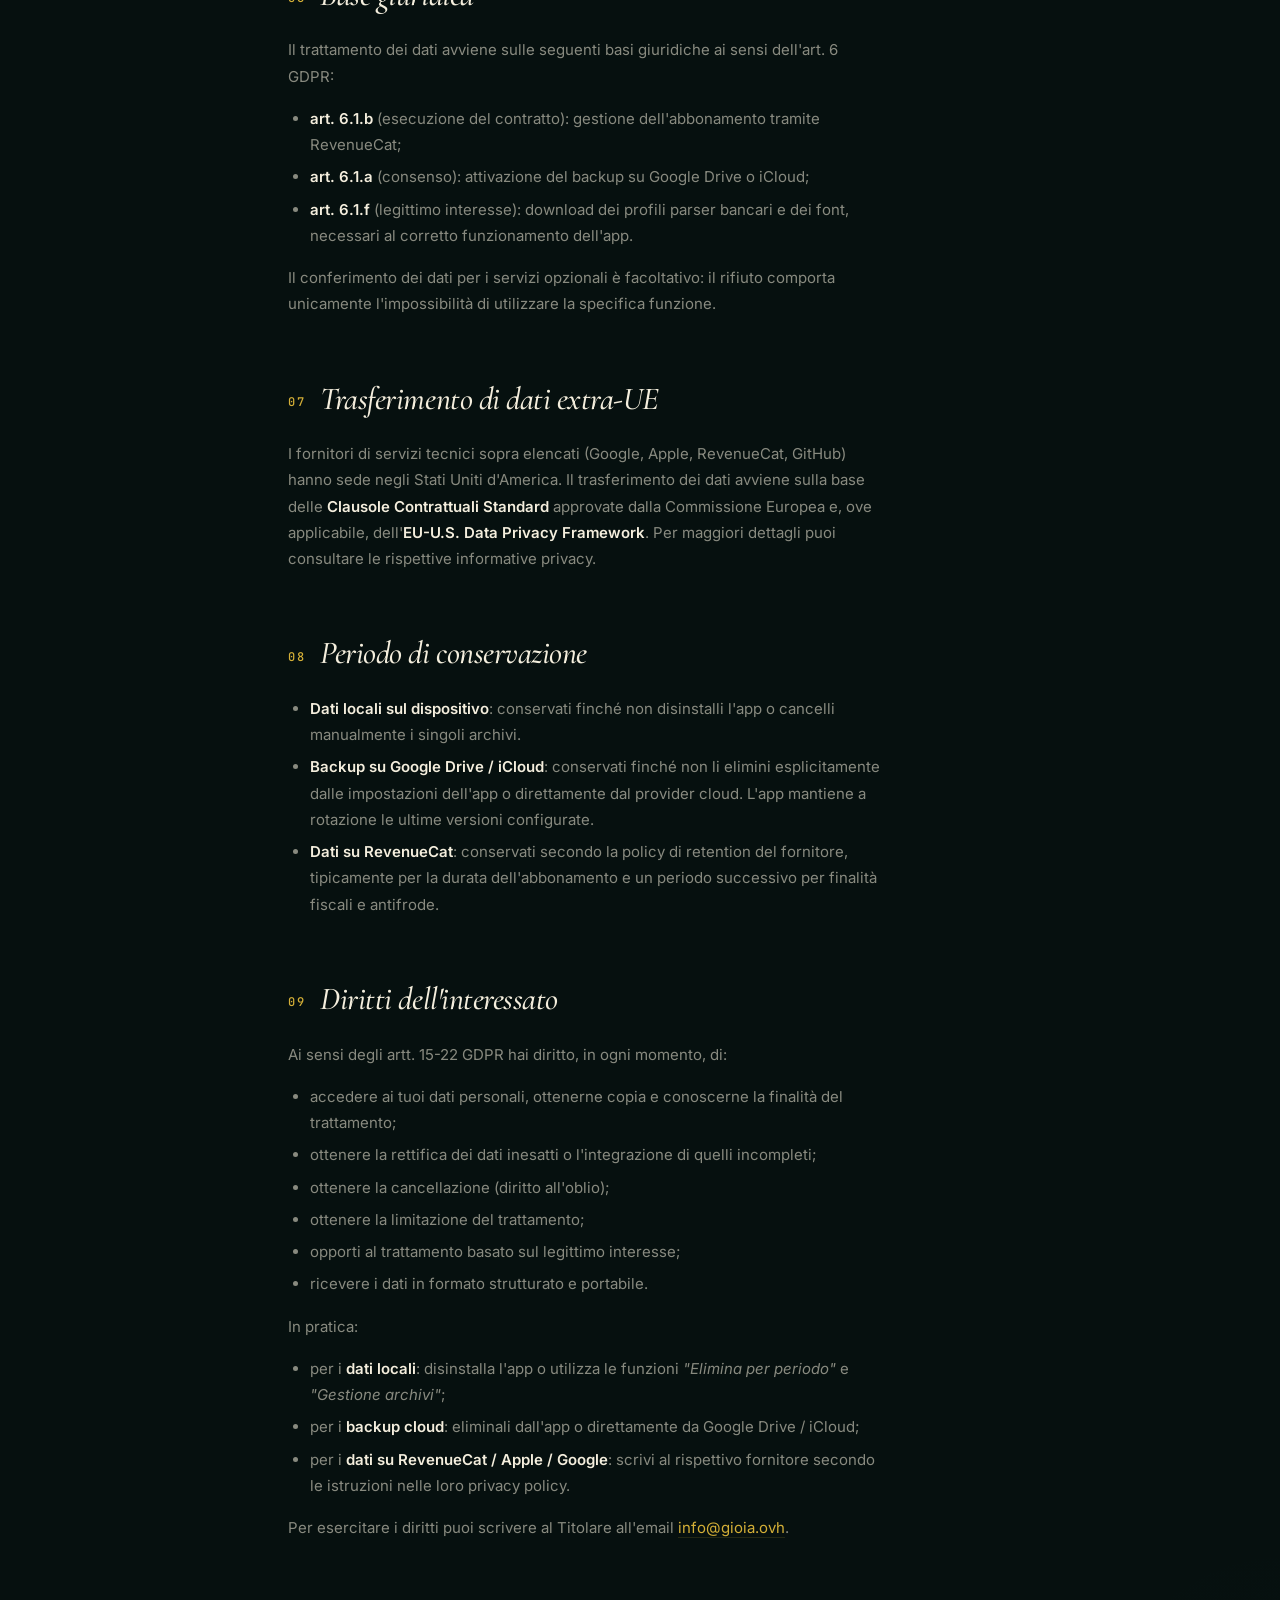
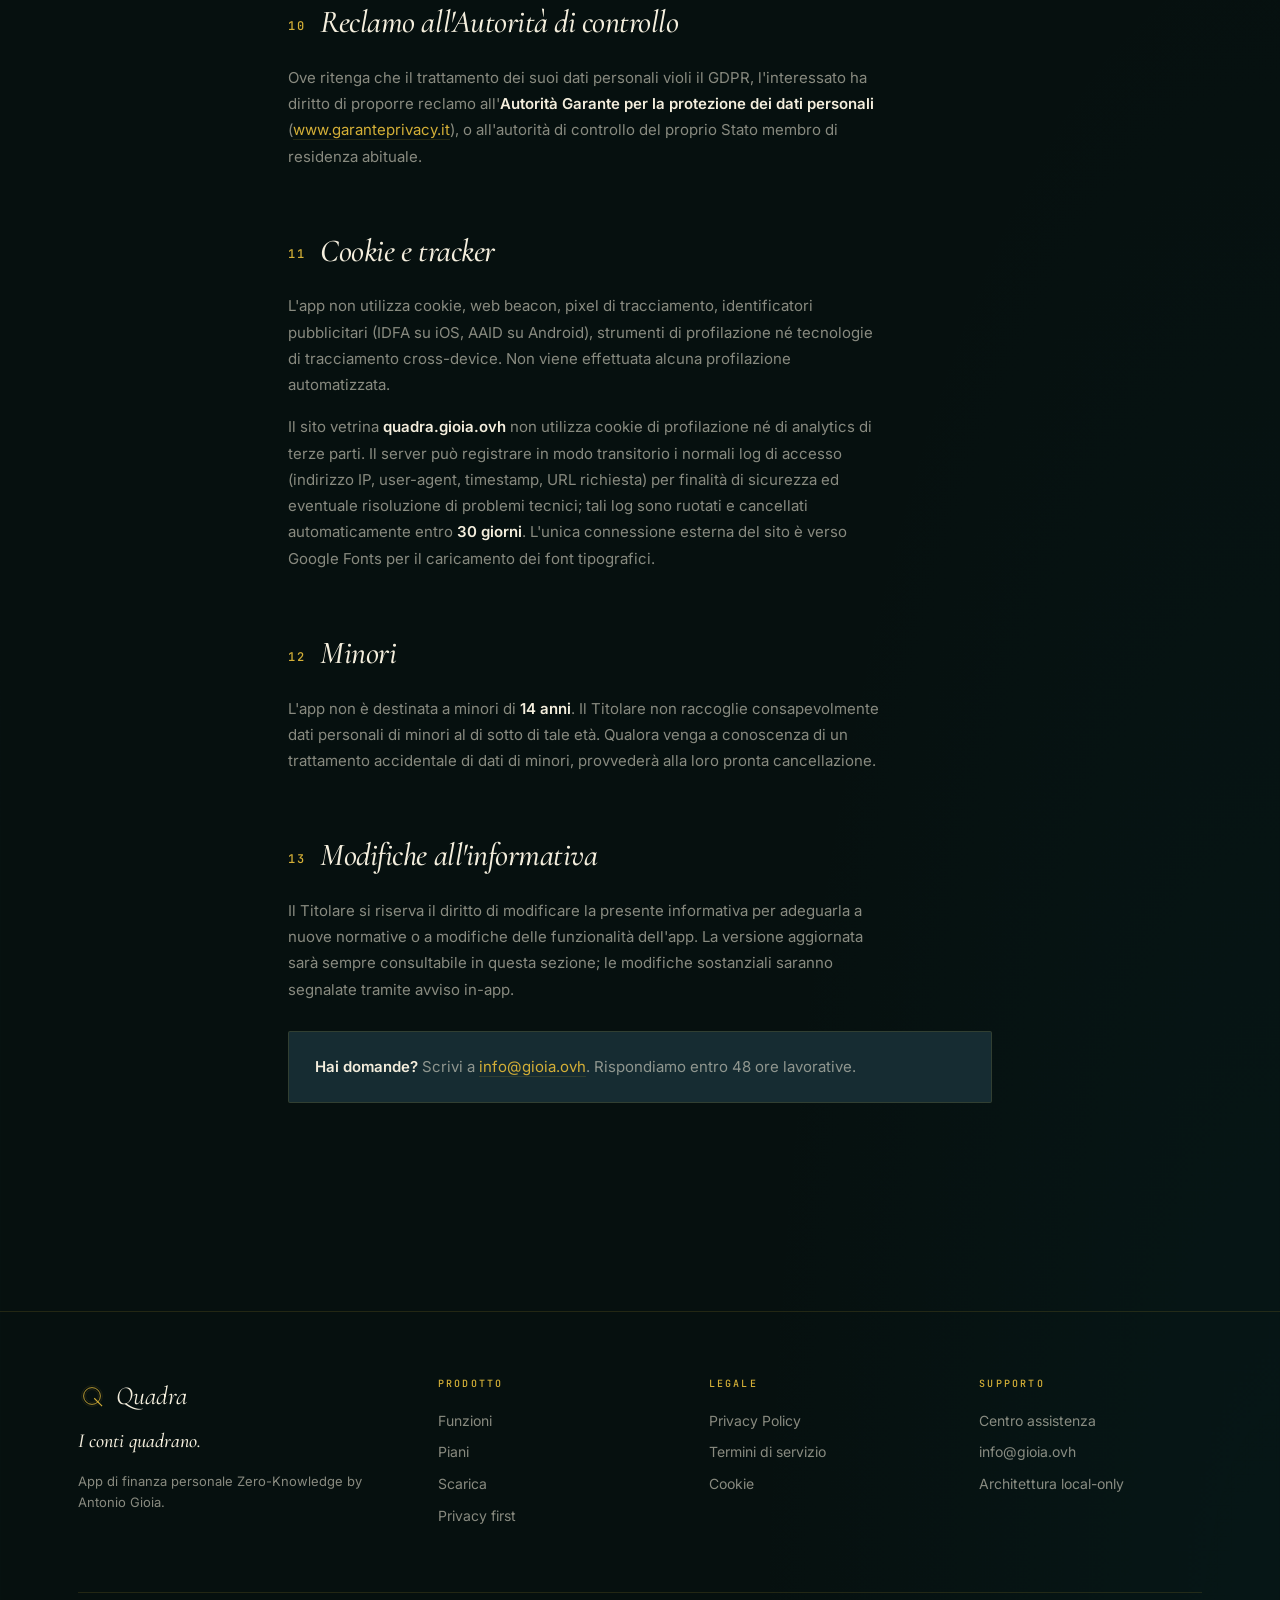
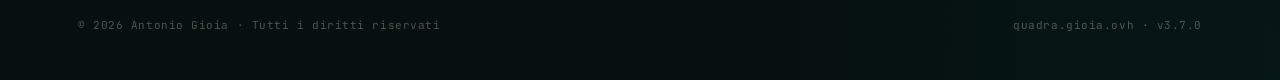
<file: privacy.html>
<!DOCTYPE html>
<html lang="it">
<head>
  <meta charset="UTF-8" />
  <meta name="viewport" content="width=device-width, initial-scale=1.0" />
  <title>Privacy Policy — Quadra</title>
  <meta name="description" content="Informativa privacy di Quadra: Zero-Knowledge, cifratura locale AES-256 con Argon2id, nessun analytics né tracking. Servizi cloud solo opt-in." />
  <meta name="theme-color" content="#06100F" />
  <link rel="icon" type="image/svg+xml" href="assets/quadra/web/favicon.svg" />
  <link rel="apple-touch-icon" sizes="180x180" href="assets/quadra/web/apple-touch-icon.png" />
  <link rel="preconnect" href="https://fonts.googleapis.com" />
  <link rel="preconnect" href="https://fonts.gstatic.com" crossorigin />
  <link href="https://fonts.googleapis.com/css2?family=Cormorant+Garamond:ital,wght@0,500;0,600;1,400;1,500;1,600&family=Inter:wght@400;500;600;700&family=JetBrains+Mono:wght@400;500&display=swap" rel="stylesheet" />
  <link rel="stylesheet" href="site.css" />
</head>
<body>

  <header class="topbar">
    <div class="wrap topbar-inner">
      <a href="index.html" class="brand-lockup">
        <svg class="mark" viewBox="0 0 100 100">
          <circle cx="50" cy="50" r="37" fill="none" stroke="#D4AF37" stroke-width="1" opacity="0.4"></circle>
          <circle cx="50" cy="50" r="30" fill="none" stroke="#D4AF37" stroke-width="3"></circle>
          <circle cx="50" cy="50" r="23" fill="none" stroke="#D4AF37" stroke-width="1" opacity="0.4"></circle>
          <line x1="58" y1="58" x2="86" y2="86" stroke="#D4AF37" stroke-width="4"></line>
        </svg>
        <span class="sep"></span>
        <span class="name">Quadra</span>
      </a>
      <nav class="nav">
        <a href="index.html#funzioni">Funzioni</a>
        <a href="index.html#piani">Piani</a>
        <a href="index.html#download">Scarica</a>
        <a href="supporto.html">Supporto</a>
        <a href="privacy.html" class="active">Privacy</a>
      </nav>
    </div>
  </header>

  <main class="legal" data-screen-label="Privacy Policy">
    <span class="eyebrow kicker">Informativa privacy</span>
    <h1>Informativa sulla privacy</h1>
    <span class="updated">Ai sensi del Regolamento (UE) 2016/679 (GDPR) · ultimo aggiornamento: 27 maggio 2026</span>

    <div class="callout">
      <p><strong>In breve.</strong> Quadra è Zero-Knowledge: i dati finanziari vivono cifrati sul tuo dispositivo, protetti dalla tua Master Password che non viene mai trasmessa né conservata. L'app non utilizza analytics, crash reporting, push o tracker. Gli unici servizi esterni — RevenueCat, Google Drive, iCloud, GitHub, Google Fonts — entrano in gioco solo quando attivi esplicitamente una funzione.</p>
    </div>

    <div class="toc">
      <h4>Indice</h4>
      <ol>
        <li><a href="#titolare">Titolare del trattamento</a></li>
        <li><a href="#principio">Principio Zero-Knowledge</a></li>
        <li><a href="#dati-locali">Dati trattati localmente</a></li>
        <li><a href="#opzionali">Servizi opzionali</a></li>
        <li><a href="#tecnici">Servizi tecnici automatici</a></li>
        <li><a href="#base">Base giuridica</a></li>
        <li><a href="#extra-ue">Trasferimento extra-UE</a></li>
        <li><a href="#conservazione">Periodo di conservazione</a></li>
        <li><a href="#diritti">Diritti dell'interessato</a></li>
        <li><a href="#reclamo">Reclamo all'Autorità</a></li>
        <li><a href="#cookie">Cookie e tracker</a></li>
        <li><a href="#minori">Minori</a></li>
        <li><a href="#modifiche">Modifiche all'informativa</a></li>
      </ol>
    </div>

    <h2 id="titolare"><span class="num">01</span>Titolare del trattamento</h2>
    <p>Titolare del trattamento dei dati personali è <strong>Antonio Gioia</strong>, con sede in Italia. Email di contatto: <a href="mailto:info@gioia.ovh">info@gioia.ovh</a>.</p>
    <p>Per qualsiasi richiesta relativa al trattamento dei dati personali puoi scrivere all'email indicata. Il presente documento è speculare al testo mostrato in-app (Impostazioni App → Privacy) e costituisce la fonte di riferimento per il sito web e per gli store.</p>

    <h2 id="principio"><span class="num">02</span>Principio di funzionamento (Zero-Knowledge)</h2>
    <p>L'app è progettata secondo il principio <strong>Zero-Knowledge</strong>: tutti i dati finanziari (transazioni, conti, categorie, regole, preferenze) sono memorizzati esclusivamente sul tuo dispositivo all'interno di un database cifrato con algoritmo <strong>AES-256 (SQLCipher)</strong>, protetto dalla tua Master Password.</p>
    <p>La Master Password non viene mai trasmessa, sincronizzata o memorizzata in chiaro: dal suo valore viene derivata localmente la chiave di cifratura tramite <strong>Argon2id</strong> (parametri OWASP 2024: m = 64 MiB, t = 3, p = 4). Il Titolare non è in grado di leggere, recuperare o ricostruire la tua Master Password né i dati in essa protetti.</p>

    <h2 id="dati-locali"><span class="num">03</span>Dati trattati localmente</h2>
    <p>Sul tuo dispositivo l'app memorizza:</p>
    <ul>
      <li>transazioni, importi, descrizioni, date;</li>
      <li>conti, categorie, regole di automazione;</li>
      <li>preferenze utente (tema, lingua, valuta, formato numerico);</li>
      <li>salt e verifier crittografici per la verifica della Master Password (mai la password in chiaro);</li>
      <li>impostazioni di backup automatico.</li>
    </ul>
    <p>Questi dati <strong>non escono mai dal dispositivo</strong> a meno che tu non attivi esplicitamente uno dei servizi opzionali descritti più sotto.</p>

    <h2 id="opzionali"><span class="num">04</span>Servizi opzionali attivati dall'utente</h2>
    <p>Su tua esplicita richiesta puoi attivare i seguenti servizi cloud:</p>
    <ul>
      <li><strong>Google Drive</strong> (Google LLC, USA). L'app utilizza la procedura Google Sign-In per ottenere l'autorizzazione (scope <code>drive.file</code>: solo i file creati dall'app sono visibili). Vengono trasmessi: l'indirizzo email del tuo account Google, il file di backup ZIP contenente il database <strong>già cifrato sul dispositivo</strong>, e un manifest con i metadati dei backup. Il contenuto resta inaccessibile a Google perché protetto dalla tua Master Password.</li>
      <li><strong>Apple iCloud</strong> (Apple Inc., USA — solo iOS/macOS). I file di backup, già cifrati sul dispositivo, vengono caricati nel contenitore iCloud dedicato all'app. Si utilizza l'account iCloud configurato a livello di sistema operativo; nessuna credenziale viene gestita dall'app.</li>
    </ul>
    <p>In entrambi i casi puoi disattivare il servizio e revocare l'accesso in qualsiasi momento dalle impostazioni del rispettivo provider.</p>

    <h2 id="tecnici"><span class="num">05</span>Servizi tecnici automatici</h2>
    <p>Per il funzionamento dell'app sono attivi i seguenti servizi tecnici:</p>
    <ul>
      <li><strong>RevenueCat, Inc.</strong> (USA) — gestisce gli abbonamenti in-app. Riceve il codice ricevuta dell'acquisto rilasciato dallo store (App Store / Google Play), un identificativo tecnico del dispositivo, il paese e la valuta. Non riceve email, nome o dati finanziari dell'app.</li>
      <li><strong>GitHub, Inc.</strong> (USA) — l'app scarica periodicamente i profili di parsing CSV per le banche supportate da un repository pubblico. La richiesta HTTP comporta la trasmissione del tuo indirizzo IP a GitHub. Nessun dato dell'app viene inviato.</li>
      <li><strong>Google Fonts</strong> (Google LLC, USA) — utilizzato per il download dei font usati nell'interfaccia. La richiesta HTTP comporta la trasmissione del tuo indirizzo IP. Dopo il primo download i font vengono memorizzati in cache locale.</li>
    </ul>
    <div class="callout">
      <p>L'app <strong>NON</strong> utilizza strumenti di analytics (Google Analytics, Firebase Analytics, Mixpanel, Amplitude), crash reporting (Sentry, Crashlytics), push notification, identificatori pubblicitari, fingerprinting o tracking pubblicitario.</p>
    </div>

    <h2 id="base"><span class="num">06</span>Base giuridica</h2>
    <p>Il trattamento dei dati avviene sulle seguenti basi giuridiche ai sensi dell'art. 6 GDPR:</p>
    <ul>
      <li><strong>art. 6.1.b</strong> (esecuzione del contratto): gestione dell'abbonamento tramite RevenueCat;</li>
      <li><strong>art. 6.1.a</strong> (consenso): attivazione del backup su Google Drive o iCloud;</li>
      <li><strong>art. 6.1.f</strong> (legittimo interesse): download dei profili parser bancari e dei font, necessari al corretto funzionamento dell'app.</li>
    </ul>
    <p>Il conferimento dei dati per i servizi opzionali è facoltativo: il rifiuto comporta unicamente l'impossibilità di utilizzare la specifica funzione.</p>

    <h2 id="extra-ue"><span class="num">07</span>Trasferimento di dati extra-UE</h2>
    <p>I fornitori di servizi tecnici sopra elencati (Google, Apple, RevenueCat, GitHub) hanno sede negli Stati Uniti d'America. Il trasferimento dei dati avviene sulla base delle <strong>Clausole Contrattuali Standard</strong> approvate dalla Commissione Europea e, ove applicabile, dell'<strong>EU-U.S. Data Privacy Framework</strong>. Per maggiori dettagli puoi consultare le rispettive informative privacy.</p>

    <h2 id="conservazione"><span class="num">08</span>Periodo di conservazione</h2>
    <ul>
      <li><strong>Dati locali sul dispositivo</strong>: conservati finché non disinstalli l'app o cancelli manualmente i singoli archivi.</li>
      <li><strong>Backup su Google Drive / iCloud</strong>: conservati finché non li elimini esplicitamente dalle impostazioni dell'app o direttamente dal provider cloud. L'app mantiene a rotazione le ultime versioni configurate.</li>
      <li><strong>Dati su RevenueCat</strong>: conservati secondo la policy di retention del fornitore, tipicamente per la durata dell'abbonamento e un periodo successivo per finalità fiscali e antifrode.</li>
    </ul>

    <h2 id="diritti"><span class="num">09</span>Diritti dell'interessato</h2>
    <p>Ai sensi degli artt. 15-22 GDPR hai diritto, in ogni momento, di:</p>
    <ul>
      <li>accedere ai tuoi dati personali, ottenerne copia e conoscerne la finalità del trattamento;</li>
      <li>ottenere la rettifica dei dati inesatti o l'integrazione di quelli incompleti;</li>
      <li>ottenere la cancellazione (diritto all'oblio);</li>
      <li>ottenere la limitazione del trattamento;</li>
      <li>opporti al trattamento basato sul legittimo interesse;</li>
      <li>ricevere i dati in formato strutturato e portabile.</li>
    </ul>
    <p>In pratica:</p>
    <ul>
      <li>per i <strong>dati locali</strong>: disinstalla l'app o utilizza le funzioni <em>"Elimina per periodo"</em> e <em>"Gestione archivi"</em>;</li>
      <li>per i <strong>backup cloud</strong>: eliminali dall'app o direttamente da Google Drive / iCloud;</li>
      <li>per i <strong>dati su RevenueCat / Apple / Google</strong>: scrivi al rispettivo fornitore secondo le istruzioni nelle loro privacy policy.</li>
    </ul>
    <p>Per esercitare i diritti puoi scrivere al Titolare all'email <a href="mailto:info@gioia.ovh">info@gioia.ovh</a>.</p>

    <h2 id="reclamo"><span class="num">10</span>Reclamo all'Autorità di controllo</h2>
    <p>Ove ritenga che il trattamento dei suoi dati personali violi il GDPR, l'interessato ha diritto di proporre reclamo all'<strong>Autorità Garante per la protezione dei dati personali</strong> (<a href="https://www.garanteprivacy.it">www.garanteprivacy.it</a>), o all'autorità di controllo del proprio Stato membro di residenza abituale.</p>

    <h2 id="cookie"><span class="num">11</span>Cookie e tracker</h2>
    <p>L'app non utilizza cookie, web beacon, pixel di tracciamento, identificatori pubblicitari (IDFA su iOS, AAID su Android), strumenti di profilazione né tecnologie di tracciamento cross-device. Non viene effettuata alcuna profilazione automatizzata.</p>
    <p>Il sito vetrina <strong>quadra.gioia.ovh</strong> non utilizza cookie di profilazione né di analytics di terze parti. Il server può registrare in modo transitorio i normali log di accesso (indirizzo IP, user-agent, timestamp, URL richiesta) per finalità di sicurezza ed eventuale risoluzione di problemi tecnici; tali log sono ruotati e cancellati automaticamente entro <strong>30 giorni</strong>. L'unica connessione esterna del sito è verso Google Fonts per il caricamento dei font tipografici.</p>

    <h2 id="minori"><span class="num">12</span>Minori</h2>
    <p>L'app non è destinata a minori di <strong>14 anni</strong>. Il Titolare non raccoglie consapevolmente dati personali di minori al di sotto di tale età. Qualora venga a conoscenza di un trattamento accidentale di dati di minori, provvederà alla loro pronta cancellazione.</p>

    <h2 id="modifiche"><span class="num">13</span>Modifiche all'informativa</h2>
    <p>Il Titolare si riserva il diritto di modificare la presente informativa per adeguarla a nuove normative o a modifiche delle funzionalità dell'app. La versione aggiornata sarà sempre consultabile in questa sezione; le modifiche sostanziali saranno segnalate tramite avviso in-app.</p>

    <div class="callout">
      <p><strong>Hai domande?</strong> Scrivi a <a href="mailto:info@gioia.ovh">info@gioia.ovh</a>. Rispondiamo entro 48 ore lavorative.</p>
    </div>

  </main>

  <footer class="site-footer">
    <div class="wrap">
      <div class="footer-grid">
        <div class="footer-col">
          <div style="display:flex;align-items:center;gap:10px;margin-bottom:10px;">
            <svg style="width:28px;height:28px;" viewBox="0 0 100 100">
              <circle cx="50" cy="50" r="37" fill="none" stroke="#D4AF37" stroke-width="1" opacity="0.4"></circle>
              <circle cx="50" cy="50" r="30" fill="none" stroke="#D4AF37" stroke-width="3"></circle>
              <circle cx="50" cy="50" r="23" fill="none" stroke="#D4AF37" stroke-width="1" opacity="0.4"></circle>
              <line x1="58" y1="58" x2="86" y2="86" stroke="#D4AF37" stroke-width="4"></line>
            </svg>
            <span style="font-family:var(--serif);font-style:italic;font-size:26px;color:var(--ivory);">Quadra</span>
          </div>
          <div class="claim">I conti quadrano.</div>
          <p style="font-size:13px;">App di finanza personale Zero-Knowledge by Antonio Gioia.</p>
        </div>
        <div class="footer-col">
          <h4>Prodotto</h4>
          <a href="index.html#funzioni">Funzioni</a>
          <a href="index.html#piani">Piani</a>
          <a href="index.html#download">Scarica</a>
          <a href="privacy.html">Privacy first</a>
        </div>
        <div class="footer-col">
          <h4>Legale</h4>
          <a href="privacy.html">Privacy Policy</a>
          <a href="termini.html">Termini di servizio</a>
          <a href="privacy.html#cookie">Cookie</a>
        </div>
        <div class="footer-col">
          <h4>Supporto</h4>
          <a href="supporto.html">Centro assistenza</a>
          <a href="mailto:info@gioia.ovh">info@gioia.ovh</a>
          <a href="supporto.html#architettura">Architettura local-only</a>
        </div>
      </div>
      <div class="footer-meta">
        <span>© 2026 Antonio Gioia · Tutti i diritti riservati</span>
        <span>quadra.gioia.ovh · v3.7.0</span>
      </div>
    </div>
  </footer>

</body>
</html>
</file>
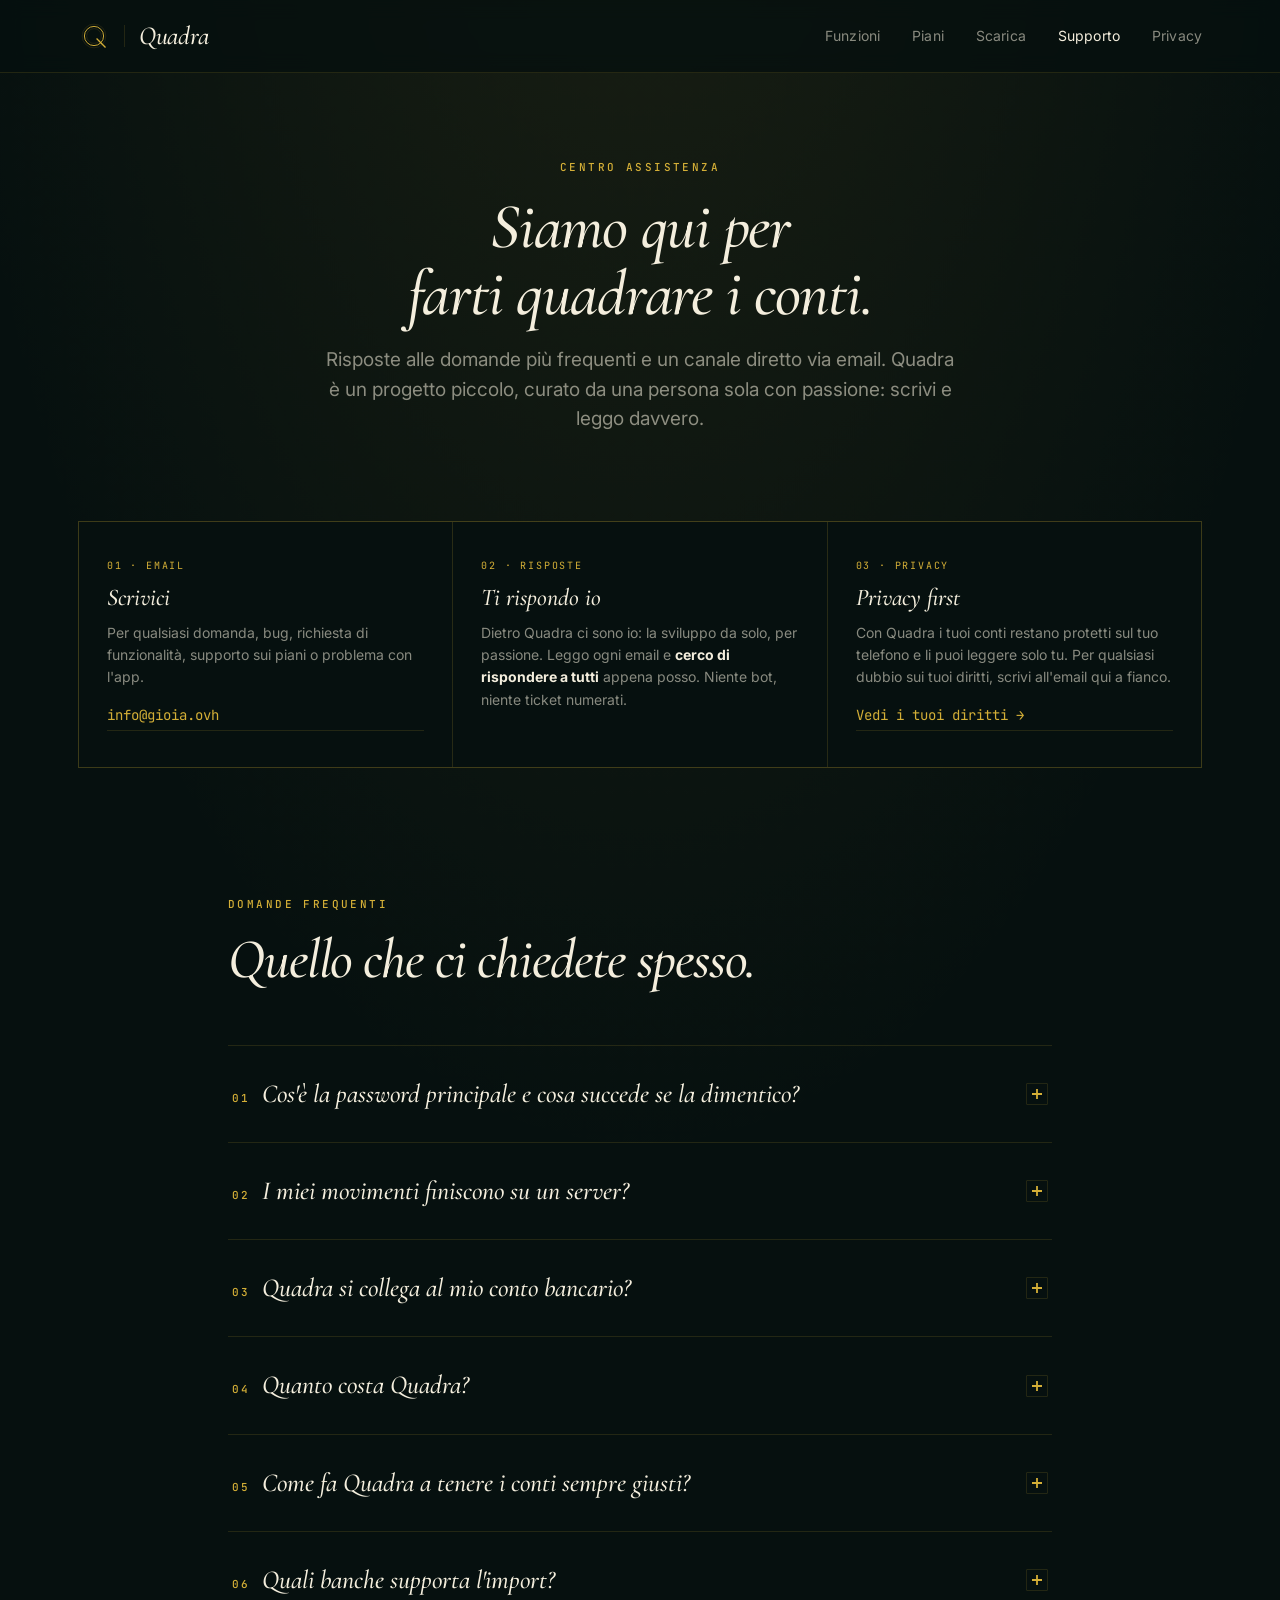
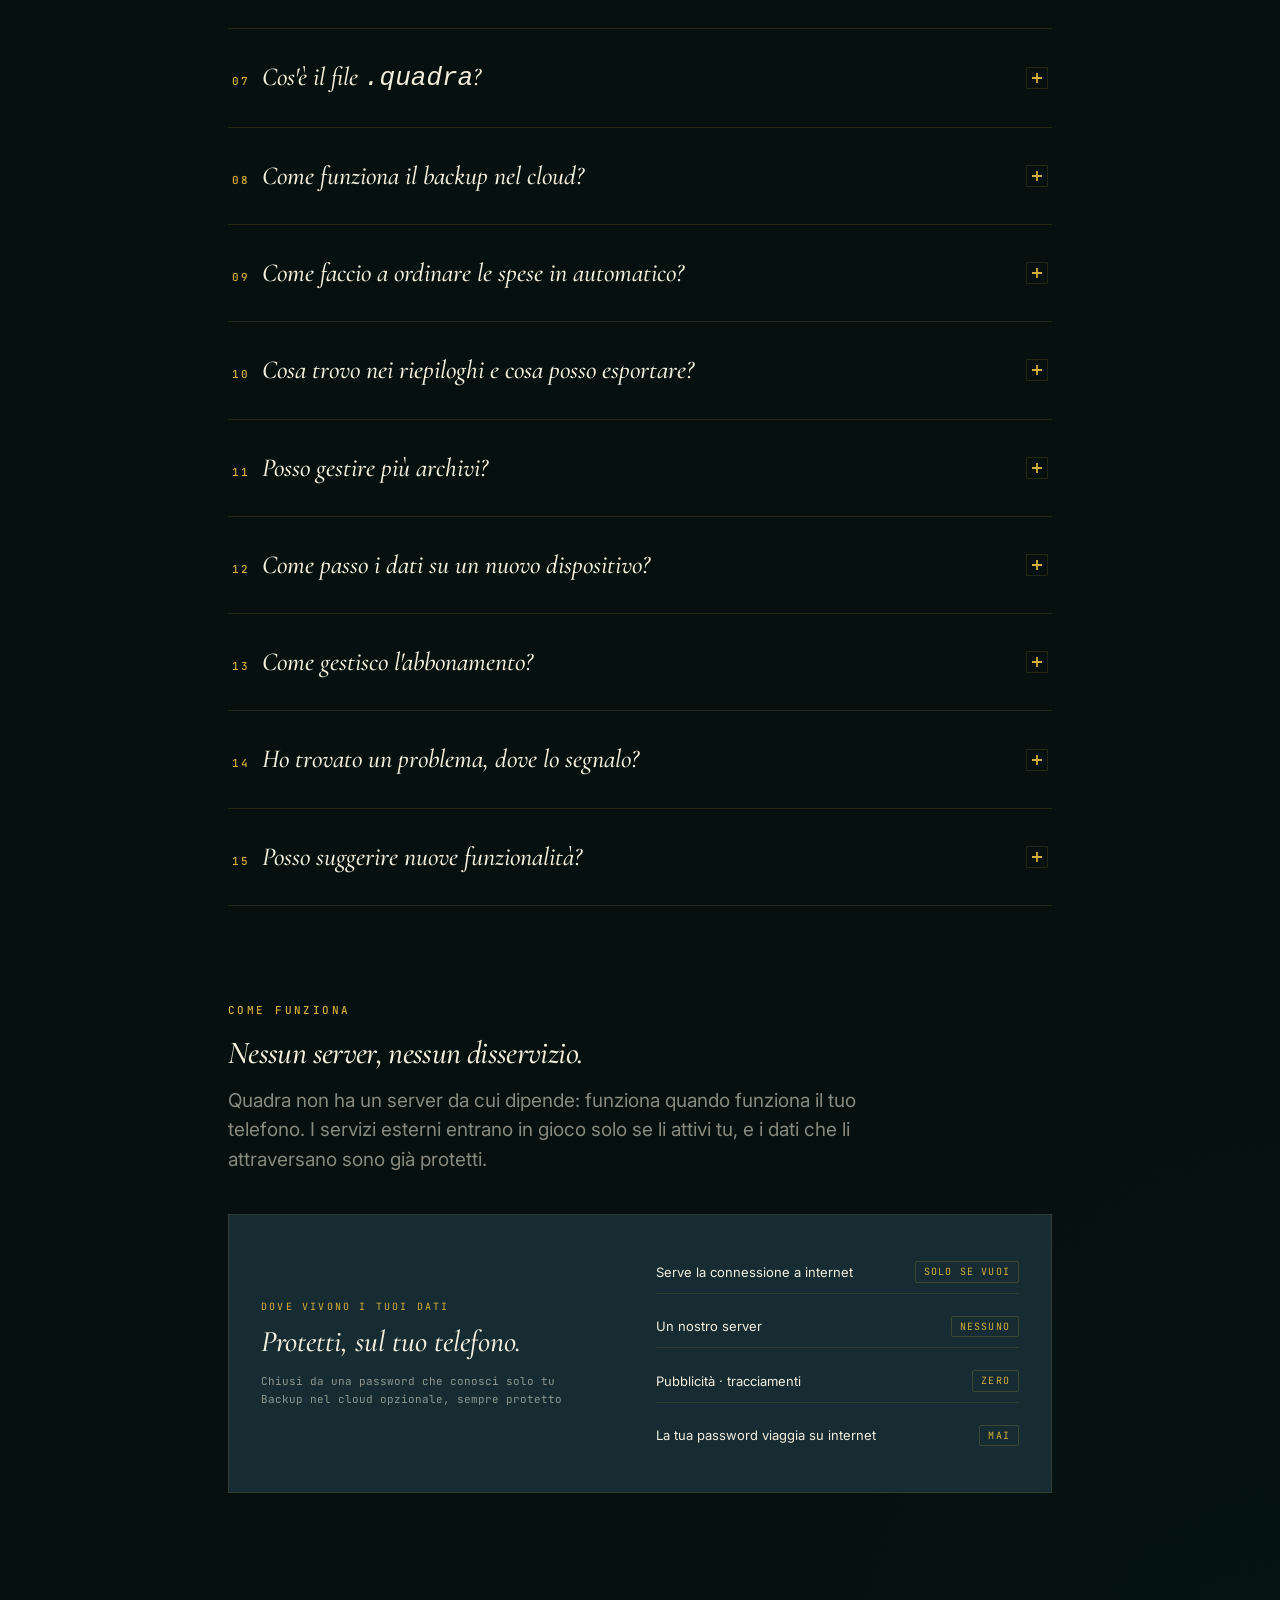
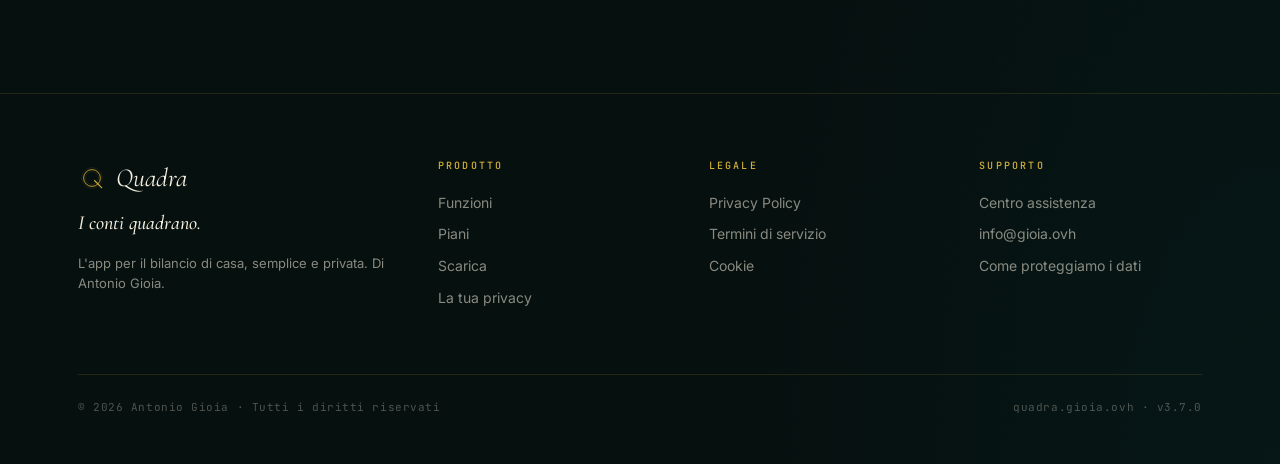
<file: supporto.html>
<!DOCTYPE html>
<html lang="it">
<head>
  <meta charset="UTF-8" />
  <meta name="viewport" content="width=device-width, initial-scale=1.0" />
  <title>Supporto — Quadra</title>
  <meta name="description" content="Centro assistenza Quadra: FAQ, guide, contatti diretti." />
  <meta name="theme-color" content="#06100F" />
  <link rel="icon" type="image/svg+xml" href="assets/quadra/web/favicon.svg" />
  <link rel="apple-touch-icon" sizes="180x180" href="assets/quadra/web/apple-touch-icon.png" />
  <link rel="preconnect" href="https://fonts.googleapis.com" />
  <link rel="preconnect" href="https://fonts.gstatic.com" crossorigin />
  <link href="https://fonts.googleapis.com/css2?family=Cormorant+Garamond:ital,wght@0,500;0,600;1,400;1,500;1,600&family=Inter:wght@400;500;600;700&family=JetBrains+Mono:wght@400;500&display=swap" rel="stylesheet" />
  <link rel="stylesheet" href="site.css" />
  <style>
    .support-hero { padding: 80px 0 32px; text-align: center; }
    .support-hero .eyebrow { display: inline-block; margin-bottom: 18px; }
    .support-hero h1 {
      font-family: var(--serif); font-style: italic; font-weight: 500;
      font-size: clamp(40px, 5.5vw, 64px); letter-spacing: -0.02em;
      line-height: 1.04; color: var(--ivory); margin-bottom: 18px;
    }
    .support-hero p.lead { margin: 0 auto; }

    .contact-grid {
      display: grid;
      grid-template-columns: repeat(3, 1fr);
      gap: 1px;
      background: var(--gold-hair);
      border: 1px solid var(--gold-hair);
      margin: 56px 0 0;
    }
    .contact-card {
      background: var(--bg);
      padding: 36px 28px;
      display: flex; flex-direction: column; gap: 10px;
    }
    .contact-card .num {
      font-family: var(--mono); font-size: 10px; color: var(--gold);
      letter-spacing: 0.18em; text-transform: uppercase;
    }
    .contact-card h3 {
      font-family: var(--serif); font-style: italic; font-weight: 500;
      font-size: 24px; color: var(--ivory); line-height: 1.15;
    }
    .contact-card p { color: var(--muted); font-size: 14px; line-height: 1.6; }
    .contact-card .value {
      font-family: var(--mono); font-size: 14px;
      color: var(--gold); border-bottom: 1px solid var(--gold-hair);
      padding-bottom: 4px; margin-top: 6px;
      display: inline-block;
    }
    .contact-card .value:hover { color: var(--gold-2); }

    .faq {
      display: flex; flex-direction: column;
      border-top: 1px solid var(--gold-hair);
    }
    .faq details {
      border-bottom: 1px solid var(--gold-hair);
      padding: 0;
    }
    .faq summary {
      list-style: none;
      cursor: pointer;
      padding: 28px 4px;
      display: flex; align-items: center; justify-content: space-between; gap: 18px;
      font-family: var(--serif);
      font-style: italic; font-weight: 500;
      font-size: clamp(20px, 2.2vw, 26px);
      color: var(--ivory);
      transition: color .15s;
    }
    .faq summary::-webkit-details-marker { display: none; }
    .faq summary:hover { color: var(--gold); }
    .faq summary .toggle {
      width: 22px; height: 22px; flex-shrink: 0;
      border: 1px solid var(--gold-hair);
      border-radius: 1px;
      display: flex; align-items: center; justify-content: center;
      transition: transform .2s, border-color .15s;
      color: var(--gold);
    }
    .faq details[open] summary .toggle { transform: rotate(45deg); border-color: var(--gold-dim); }
    .faq summary .num {
      font-family: var(--mono);
      font-size: 11px; letter-spacing: 0.18em;
      color: var(--gold); font-style: normal; font-weight: 500;
      margin-right: 12px;
    }
    .faq .answer {
      padding: 0 4px 32px;
      color: var(--muted);
      font-family: var(--sans);
      font-size: 15px; line-height: 1.7;
      max-width: 70ch;
    }
    .faq .answer p, .faq .answer ul, .faq .answer ol { margin-bottom: 14px; }
    .faq .answer ul, .faq .answer ol { padding-left: 22px; }
    .faq .answer code {
      font-family: var(--mono);
      background: var(--card);
      padding: 2px 7px;
      font-size: 13px;
      color: var(--ivory);
      border: 1px solid var(--gold-hair);
      border-radius: 2px;
    }
    .faq .answer strong { color: var(--ivory); }

    /* Local-only panel */
    .local-panel {
      border: 1px solid var(--gold-hair);
      padding: 36px 32px;
      background: var(--card);
      display: grid;
      grid-template-columns: 1fr 1fr;
      gap: 32px;
      align-items: center;
    }
    .local-panel .label {
      font-family: var(--mono); font-size: 10px;
      letter-spacing: 0.22em; text-transform: uppercase;
      color: var(--gold); margin-bottom: 10px;
    }
    .local-panel .big {
      font-family: var(--serif); font-style: italic; font-weight: 500;
      font-size: 30px; color: var(--ivory); line-height: 1.15;
      margin-bottom: 14px;
    }
    .local-panel .meta { font-family: var(--mono); font-size: 11px; color: var(--muted); line-height: 1.55; }
    .local-panel ul {
      list-style: none;
      display: flex; flex-direction: column; gap: 12px;
    }
    .local-panel ul li {
      display: flex; align-items: center; justify-content: space-between; gap: 14px;
      font-size: 13px; color: var(--ivory);
      padding: 10px 0;
      border-bottom: 1px solid var(--gold-hair);
    }
    .local-panel ul li:last-child { border-bottom: none; }
    .local-panel ul li .tag {
      font-family: var(--mono); font-size: 10px;
      letter-spacing: 0.12em; color: var(--gold);
      padding: 2px 8px; border: 1px solid var(--gold-dim);
      border-radius: 2px;
      white-space: nowrap;
    }

    @media (max-width: 880px) {
      .contact-grid { grid-template-columns: 1fr; }
      .local-panel { grid-template-columns: 1fr; }
    }
  </style>
</head>
<body>

  <header class="topbar">
    <div class="wrap topbar-inner">
      <a href="index.html" class="brand-lockup">
        <svg class="mark" viewBox="0 0 100 100">
          <circle cx="50" cy="50" r="37" fill="none" stroke="#D4AF37" stroke-width="1" opacity="0.4"></circle>
          <circle cx="50" cy="50" r="30" fill="none" stroke="#D4AF37" stroke-width="3"></circle>
          <circle cx="50" cy="50" r="23" fill="none" stroke="#D4AF37" stroke-width="1" opacity="0.4"></circle>
          <line x1="58" y1="58" x2="86" y2="86" stroke="#D4AF37" stroke-width="4"></line>
        </svg>
        <span class="sep"></span>
        <span class="name">Quadra</span>
      </a>
      <nav class="nav">
        <a href="index.html#funzioni">Funzioni</a>
        <a href="index.html#piani">Piani</a>
        <a href="index.html#download">Scarica</a>
        <a href="supporto.html" class="active">Supporto</a>
        <a href="privacy.html">Privacy</a>
      </nav>
    </div>
  </header>

  <!-- ─── Hero ─── -->
  <section class="support-hero" data-screen-label="Supporto · hero">
    <div class="wrap">
      <span class="eyebrow">centro assistenza</span>
      <h1>Siamo qui per<br />farti quadrare i conti.</h1>
      <p class="lead">Risposte alle domande più frequenti e un canale diretto via email. Quadra è un progetto piccolo, curato da una persona sola con passione: scrivi e leggo davvero.</p>
    </div>
  </section>

  <!-- ─── Contact cards ─── -->
  <section style="padding: 0 0 96px;" data-screen-label="Supporto · contatti" id="contatti">
    <div class="wrap">
      <div class="contact-grid">
        <div class="contact-card">
          <span class="num">01 · Email</span>
          <h3>Scrivici</h3>
          <p>Per qualsiasi domanda, bug, richiesta di funzionalità, supporto sui piani o problema con l'app.</p>
          <a href="mailto:info@gioia.ovh" class="value">info@gioia.ovh</a>
        </div>
        <div class="contact-card">
          <span class="num">02 · Risposte</span>
          <h3>Ti rispondo io</h3>
          <p>Dietro Quadra ci sono io: la sviluppo da solo, per passione. Leggo ogni email e <strong style="color:var(--ivory);">cerco di rispondere a tutti</strong> appena posso. Niente bot, niente ticket numerati.</p>
        </div>
        <div class="contact-card">
          <span class="num">03 · Privacy</span>
          <h3>Privacy first</h3>
          <p>Con Quadra i tuoi conti restano protetti sul tuo telefono e li puoi leggere solo tu. Per qualsiasi dubbio sui tuoi diritti, scrivi all'email qui a fianco.</p>
          <a href="privacy.html#diritti" class="value">Vedi i tuoi diritti →</a>
        </div>
      </div>
    </div>
  </section>

  <!-- ─── FAQ ─── -->
  <section style="padding: 32px 0 96px;" data-screen-label="Supporto · FAQ">
    <div class="wrap" style="max-width: 880px;">
      <div class="section-head">
        <span class="eyebrow">domande frequenti</span>
        <h2 class="h-display h-2" style="margin-top: 12px;">Quello che ci chiedete spesso.</h2>
      </div>

      <div class="faq">
        <details>
          <summary>
            <span><span class="num">01</span>Cos'è la password principale e cosa succede se la dimentico?</span>
            <span class="toggle">
              <svg width="12" height="12" viewBox="0 0 12 12" fill="none" stroke="currentColor" stroke-width="1.8"><path d="M6 1v10M1 6h10"/></svg>
            </span>
          </summary>
          <div class="answer">
            <p>La <strong>password principale</strong> è la chiave dei tuoi conti: protegge tutto ciò che hai dentro Quadra e la conosci soltanto tu. Non la salviamo da nessuna parte e non viaggia mai su internet — resta sul tuo telefono.</p>
            <p>Proprio per questo, <strong>se la dimentichi non possiamo recuperarla al posto tuo</strong>, e senza di lei i conti e i backup non sono più apribili. Non esiste un “reset password”, nemmeno da parte nostra. Conservala in un posto sicuro, per esempio in un gestore di password.</p>
            <p>Per usarla ogni giorno non devi però riscriverla ogni volta: puoi sbloccare l'app con l'<strong>impronta o il volto</strong>.</p>
          </div>
        </details>

        <details>
          <summary>
            <span><span class="num">02</span>I miei movimenti finiscono su un server?</span>
            <span class="toggle">
              <svg width="12" height="12" viewBox="0 0 12 12" fill="none" stroke="currentColor" stroke-width="1.8"><path d="M6 1v10M1 6h10"/></svg>
            </span>
          </summary>
          <div class="answer">
            <p><strong>No, e per un motivo semplice: un nostro server non esiste.</strong> Tutto quello che inserisci — movimenti, categorie, regole, archivi — resta protetto sul tuo telefono.</p>
            <p>L'unica eccezione la decidi tu: se attivi il <em>backup nel cloud</em>, Quadra carica su Google Drive o iCloud un file <strong>già protetto</strong>. Né noi né Google o Apple possiamo leggerne il contenuto, perché viene chiuso a chiave sul tuo telefono prima di partire.</p>
            <p>Vuoi i dettagli sui servizi che entrano in gioco? Li trovi nella <a href="privacy.html#tecnici">Privacy Policy → Servizi tecnici</a>.</p>
          </div>
        </details>

        <details>
          <summary>
            <span><span class="num">03</span>Quadra si collega al mio conto bancario?</span>
            <span class="toggle">
              <svg width="12" height="12" viewBox="0 0 12 12" fill="none" stroke="currentColor" stroke-width="1.8"><path d="M6 1v10M1 6h10"/></svg>
            </span>
          </summary>
          <div class="answer">
            <p>No. Quadra non si collega alla tua banca e non chiede mai le credenziali del tuo home banking. Meno dati delicati in giro, più tranquillità.</p>
            <p>Per portare i tuoi movimenti dentro Quadra hai tre strade:</p>
            <ul>
              <li>scarichi l'<strong>estratto conto</strong> dal sito o dall'app della banca e lo importi;</li>
              <li>se la tua banca è nuova per Quadra, l'app ti <strong>accompagna passo passo</strong> a configurarla la prima volta, partendo da un file di esempio;</li>
              <li>oppure aggiungi i movimenti <strong>a mano</strong>.</li>
            </ul>
          </div>
        </details>

        <details>
          <summary>
            <span><span class="num">04</span>Quanto costa Quadra?</span>
            <span class="toggle">
              <svg width="12" height="12" viewBox="0 0 12 12" fill="none" stroke="currentColor" stroke-width="1.8"><path d="M6 1v10M1 6h10"/></svg>
            </span>
          </summary>
          <div class="answer">
            <p>Ci sono tre piani:</p>
            <ul>
              <li><strong>Free</strong> — gratis per sempre. Storico degli ultimi 3 mesi, 2 portafogli, 1 archivio e tutte le funzioni principali.</li>
              <li><strong>Premium</strong> — storico illimitato, più portafogli e archivi, backup nel cloud.</li>
              <li><strong>Pro</strong> — tutto senza limiti, più l'esportazione in Excel e PDF.</li>
            </ul>
            <p>La <strong>Modalità Demo</strong> è gratuita per tutti, anche senza acquistare nulla: trovi conti realistici e oltre un anno di movimenti da esplorare con calma.</p>
            <p>I prezzi, mensili o annuali, li vedi nell'app prima di confermare. Gli abbonamenti si gestiscono dallo store del telefono e si disdicono quando vuoi.</p>
          </div>
        </details>

        <details>
          <summary>
            <span><span class="num">05</span>Come fa Quadra a tenere i conti sempre giusti?</span>
            <span class="toggle">
              <svg width="12" height="12" viewBox="0 0 12 12" fill="none" stroke="currentColor" stroke-width="1.8"><path d="M6 1v10M1 6h10"/></svg>
            </span>
          </summary>
          <div class="answer">
            <p>Ogni volta che del denaro si sposta, Quadra registra sempre <strong>due lati</strong>: da dove esce e dove entra. È il metodo che usano i contabili, e serve a una cosa sola: i conti tornano sempre, al centesimo.</p>
            <p>In pratica, per te significa:</p>
            <ul>
              <li>i <strong>saldi</strong> sono sempre aggiornati e corretti, senza calcoli a mano;</li>
              <li>puoi <strong>allinearli</strong> con il saldo reale della banca con un controllo guidato;</li>
              <li>i <strong>trasferimenti</strong> tra i tuoi conti vengono riconosciuti e non contati due volte;</li>
              <li>le <strong>carte collegate</strong> (come Satispay o le prepagate) mostrano il dettaglio delle spese senza raddoppiare i totali.</li>
            </ul>
          </div>
        </details>

        <details>
          <summary>
            <span><span class="num">06</span>Quali banche supporta l'import?</span>
            <span class="toggle">
              <svg width="12" height="12" viewBox="0 0 12 12" fill="none" stroke="currentColor" stroke-width="1.8"><path d="M6 1v10M1 6h10"/></svg>
            </span>
          </summary>
          <div class="answer">
            <p>Quadra legge i file di estratto conto di quasi tutte le banche e li capisce da sola. Quando arriva una banca nuova, <strong>non devi aspettare un aggiornamento dell'app</strong>: il supporto si aggiunge in automatico.</p>
            <p>Già pronte all'uso: <strong>BPER (conto e carta di credito), Revolut, BCC, Satispay</strong> — e altre in arrivo.</p>
            <p>Se la tua banca non viene riconosciuta, Quadra ti <strong>accompagna passo passo</strong> a configurarla partendo da un tuo file di esempio, mostrandoti l'anteprima mentre procedi.</p>
          </div>
        </details>

        <details>
          <summary>
            <span><span class="num">07</span>Cos'è il file <code>.quadra</code>?</span>
            <span class="toggle">
              <svg width="12" height="12" viewBox="0 0 12 12" fill="none" stroke="currentColor" stroke-width="1.8"><path d="M6 1v10M1 6h10"/></svg>
            </span>
          </summary>
          <div class="answer">
            <p><code>.quadra</code> è il formato con cui Quadra racchiude tutti i tuoi conti in un <strong>unico file, protetto</strong>. Lo puoi salvare dove vuoi — sul telefono, in una cartella, in un'altra app — e, se preferisci, aggiungere una password per renderlo ancora più sicuro.</p>
            <p>Il bello è che il tuo telefono lo riconosce: ti basta toccare un file <code>.quadra</code> ricevuto via Mail, AirDrop, Drive o messaggio per <strong>aprirlo direttamente in Quadra</strong>. E se quel file sostituirebbe dei conti già presenti, l'app te lo dice chiaramente prima di procedere.</p>
          </div>
        </details>

        <details>
          <summary>
            <span><span class="num">08</span>Come funziona il backup nel cloud?</span>
            <span class="toggle">
              <svg width="12" height="12" viewBox="0 0 12 12" fill="none" stroke="currentColor" stroke-width="1.8"><path d="M6 1v10M1 6h10"/></svg>
            </span>
          </summary>
          <div class="answer">
            <p>È disponibile con <strong>Premium</strong> e <strong>Pro</strong>. Quadra salva i tuoi conti — già protetti — sul cloud che preferisci:</p>
            <ul>
              <li><strong>Google Drive</strong>: in una cartella “Quadra” che ritrovi anche dal web e dagli altri dispositivi;</li>
              <li><strong>iCloud</strong>: su iPhone e Mac.</li>
            </ul>
            <p>Se preferisci, puoi anche salvare in una <strong>cartella sul tuo computer</strong>, da sincronizzare con il servizio che usi già.</p>
            <p>Il backup può avvenire <strong>da solo</strong> — ogni giorno, settimana o mese — e Quadra tiene da parte le ultime versioni, così puoi tornare indietro se serve.</p>
          </div>
        </details>

        <details>
          <summary>
            <span><span class="num">09</span>Come faccio a ordinare le spese in automatico?</span>
            <span class="toggle">
              <svg width="12" height="12" viewBox="0 0 12 12" fill="none" stroke="currentColor" stroke-width="1.8"><path d="M6 1v10M1 6h10"/></svg>
            </span>
          </summary>
          <div class="answer">
            <p>Con le <strong>regole</strong>. Una regola è una semplice istruzione: <em>“quando un movimento ha queste caratteristiche, mettilo in questa categoria”</em>. Per esempio:</p>
            <p><code>Tutto ciò che arriva da “Esselunga” sotto i 200 € → categoria Spesa</code></p>
            <p>Puoi riconoscere i movimenti dal <strong>nome</strong>, dall'<strong>importo</strong> o dal <strong>tipo</strong>, e decidere tu l'ordine con cui le regole vengono applicate.</p>
            <p>Per sistemare tutto lo storico in un colpo, Quadra ti dà una mano: guarda i movimenti ancora senza categoria e ti <strong>propone le regole giuste</strong>, mostrandoti l'anteprima prima di confermare.</p>
          </div>
        </details>

        <details>
          <summary>
            <span><span class="num">10</span>Cosa trovo nei riepiloghi e cosa posso esportare?</span>
            <span class="toggle">
              <svg width="12" height="12" viewBox="0 0 12 12" fill="none" stroke="currentColor" stroke-width="1.8"><path d="M6 1v10M1 6h10"/></svg>
            </span>
          </summary>
          <div class="answer">
            <p>Il <strong>riepilogo annuale</strong> ti mostra quanto hai messo da parte, l'andamento mese per mese di entrate e uscite, le categorie su cui spendi di più e il dettaglio per ogni conto — tutto in chiaro.</p>
            <p>Con il piano <strong>Pro</strong> puoi esportare:</p>
            <ul>
              <li>un file <strong>Excel</strong> pronto all'uso, con i conti già impostati;</li>
              <li>un <strong>PDF</strong> da archiviare o da passare al commercialista.</li>
            </ul>
            <p>Le tue <strong>regole</strong> e l'<strong>archivio completo</strong> dei conti, invece, puoi esportarli con qualsiasi piano.</p>
          </div>
        </details>

        <details>
          <summary>
            <span><span class="num">11</span>Posso gestire più archivi?</span>
            <span class="toggle">
              <svg width="12" height="12" viewBox="0 0 12 12" fill="none" stroke="currentColor" stroke-width="1.8"><path d="M6 1v10M1 6h10"/></svg>
            </span>
          </summary>
          <div class="answer">
            <p>Sì. Ogni archivio è separato dagli altri e puoi dargli il nome che vuoi: per esempio <em>“Personale”</em>, <em>“Famiglia”</em>, <em>“Attività”</em>. Puoi proteggerli con una password, aprirli su un altro dispositivo e tenerli ben distinti.</p>
            <p>Quanti puoi averne dipende dal piano: <strong>1</strong> con Free, <strong>2</strong> con Premium, <strong>illimitati</strong> con Pro.</p>
            <p>C'è anche una <strong>Modalità Demo</strong> sempre disponibile e gratuita: conti realistici e oltre un anno di movimenti per provare l'app senza usare i tuoi dati. Si rinnova da sola ogni due settimane.</p>
          </div>
        </details>

        <details>
          <summary>
            <span><span class="num">12</span>Come passo i dati su un nuovo dispositivo?</span>
            <span class="toggle">
              <svg width="12" height="12" viewBox="0 0 12 12" fill="none" stroke="currentColor" stroke-width="1.8"><path d="M6 1v10M1 6h10"/></svg>
            </span>
          </summary>
          <div class="answer">
            <p>Tre modi, dal più comodo:</p>
            <ol>
              <li><strong>Backup nel cloud</strong>: sul vecchio dispositivo salvi su Drive o iCloud, sul nuovo ripristini. Serve Premium o Pro;</li>
              <li><strong>File <code>.quadra</code></strong>: esporti dal vecchio dispositivo, lo condividi come preferisci (AirDrop, Mail, Drive) e lo apri sul nuovo. Funziona con tutti i piani;</li>
              <li><strong>Backup del telefono</strong>: se hai attivo il backup di iCloud o Google, Quadra è inclusa come ogni altra app.</li>
            </ol>
            <p>La <strong>sincronizzazione automatica tra più dispositivi</strong>, in tempo reale, è in arrivo con il piano Pro.</p>
          </div>
        </details>

        <details>
          <summary>
            <span><span class="num">13</span>Come gestisco l'abbonamento?</span>
            <span class="toggle">
              <svg width="12" height="12" viewBox="0 0 12 12" fill="none" stroke="currentColor" stroke-width="1.8"><path d="M6 1v10M1 6h10"/></svg>
            </span>
          </summary>
          <div class="answer">
            <p>Apri <strong>Impostazioni → Abbonamento</strong> dentro l'app. Lì vedi il tuo piano, se è mensile o annuale, il prezzo e la data di rinnovo. Da qui puoi:</p>
            <ul>
              <li>passare da mensile a annuale, o viceversa;</li>
              <li>fare l'upgrade da Premium a Pro;</li>
              <li>aprire la pagina del tuo store per disdire o cambiare piano.</li>
            </ul>
            <p>Per le regole di Apple e Google, la disdetta avviene sempre sullo store del telefono: l'app da sola non può annullare un abbonamento.</p>
          </div>
        </details>

        <details>
          <summary>
            <span><span class="num">14</span>Ho trovato un problema, dove lo segnalo?</span>
            <span class="toggle">
              <svg width="12" height="12" viewBox="0 0 12 12" fill="none" stroke="currentColor" stroke-width="1.8"><path d="M6 1v10M1 6h10"/></svg>
            </span>
          </summary>
          <div class="answer">
            <p>Scrivici a <a href="mailto:info@gioia.ovh">info@gioia.ovh</a> con oggetto <em>“Problema”</em> e, se puoi, aggiungi:</p>
            <ul>
              <li>la versione dell'app (la trovi in Impostazioni → Info);</li>
              <li>il dispositivo che usi (iPhone, Android o Mac);</li>
              <li>cosa stavi facendo quando è successo;</li>
              <li>uno screenshot, se ce l'hai (senza dati delicati).</li>
            </ul>
            <p>I problemi più seri li risolviamo in pochi giorni con un aggiornamento.</p>
          </div>
        </details>

        <details>
          <summary>
            <span><span class="num">15</span>Posso suggerire nuove funzionalità?</span>
            <span class="toggle">
              <svg width="12" height="12" viewBox="0 0 12 12" fill="none" stroke="currentColor" stroke-width="1.8"><path d="M6 1v10M1 6h10"/></svg>
            </span>
          </summary>
          <div class="answer">
            <p>Per favore sì. Le idee più richieste finiscono nei nostri programmi futuri. Scrivici a <a href="mailto:info@gioia.ovh">info@gioia.ovh</a> con oggetto <em>“Idea”</em> e raccontaci soprattutto il problema che vorresti risolvere, non solo la soluzione: a volte scopriamo che si può già fare, oppure troviamo insieme un modo migliore.</p>
          </div>
        </details>
      </div>
    </div>
  </section>

  <!-- ─── Architettura local-first ─── -->
  <section id="architettura" style="padding: 0 0 120px;" data-screen-label="Supporto · architettura">
    <div class="wrap" style="max-width: 880px;">
      <div class="section-head" style="margin-bottom: 40px;">
        <span class="eyebrow">come funziona</span>
        <h2 class="h-display h-3" style="margin-top: 12px;">Nessun server, nessun disservizio.</h2>
        <p class="lead" style="margin-top: 16px;">Quadra non ha un server da cui dipende: funziona quando funziona il tuo telefono. I servizi esterni entrano in gioco solo se li attivi tu, e i dati che li attraversano sono già protetti.</p>
      </div>

      <div class="local-panel">
        <div>
          <div class="label">Dove vivono i tuoi dati</div>
          <div class="big">Protetti, sul tuo telefono.</div>
          <div class="meta">Chiusi da una password che conosci solo tu<br/>Backup nel cloud opzionale, sempre protetto</div>
        </div>
        <ul>
          <li><span>Serve la connessione a internet</span><span class="tag">SOLO SE VUOI</span></li>
          <li><span>Un nostro server</span><span class="tag">NESSUNO</span></li>
          <li><span>Pubblicità · tracciamenti</span><span class="tag">ZERO</span></li>
          <li><span>La tua password viaggia su internet</span><span class="tag">MAI</span></li>
        </ul>
      </div>
    </div>
  </section>

  <footer class="site-footer">
    <div class="wrap">
      <div class="footer-grid">
        <div class="footer-col">
          <div style="display:flex;align-items:center;gap:10px;margin-bottom:10px;">
            <svg style="width:28px;height:28px;" viewBox="0 0 100 100">
              <circle cx="50" cy="50" r="37" fill="none" stroke="#D4AF37" stroke-width="1" opacity="0.4"></circle>
              <circle cx="50" cy="50" r="30" fill="none" stroke="#D4AF37" stroke-width="3"></circle>
              <circle cx="50" cy="50" r="23" fill="none" stroke="#D4AF37" stroke-width="1" opacity="0.4"></circle>
              <line x1="58" y1="58" x2="86" y2="86" stroke="#D4AF37" stroke-width="4"></line>
            </svg>
            <span style="font-family:var(--serif);font-style:italic;font-size:26px;color:var(--ivory);">Quadra</span>
          </div>
          <div class="claim">I conti quadrano.</div>
          <p style="font-size:13px;">L'app per il bilancio di casa, semplice e privata. Di Antonio Gioia.</p>
        </div>
        <div class="footer-col">
          <h4>Prodotto</h4>
          <a href="index.html#funzioni">Funzioni</a>
          <a href="index.html#piani">Piani</a>
          <a href="index.html#download">Scarica</a>
          <a href="privacy.html">La tua privacy</a>
        </div>
        <div class="footer-col">
          <h4>Legale</h4>
          <a href="privacy.html">Privacy Policy</a>
          <a href="termini.html">Termini di servizio</a>
          <a href="privacy.html#cookie">Cookie</a>
        </div>
        <div class="footer-col">
          <h4>Supporto</h4>
          <a href="supporto.html">Centro assistenza</a>
          <a href="mailto:info@gioia.ovh">info@gioia.ovh</a>
          <a href="supporto.html#architettura">Come proteggiamo i dati</a>
        </div>
      </div>
      <div class="footer-meta">
        <span>© 2026 Antonio Gioia · Tutti i diritti riservati</span>
        <span>quadra.gioia.ovh · v3.7.0</span>
      </div>
    </div>
  </footer>

</body>
</html>
</file>
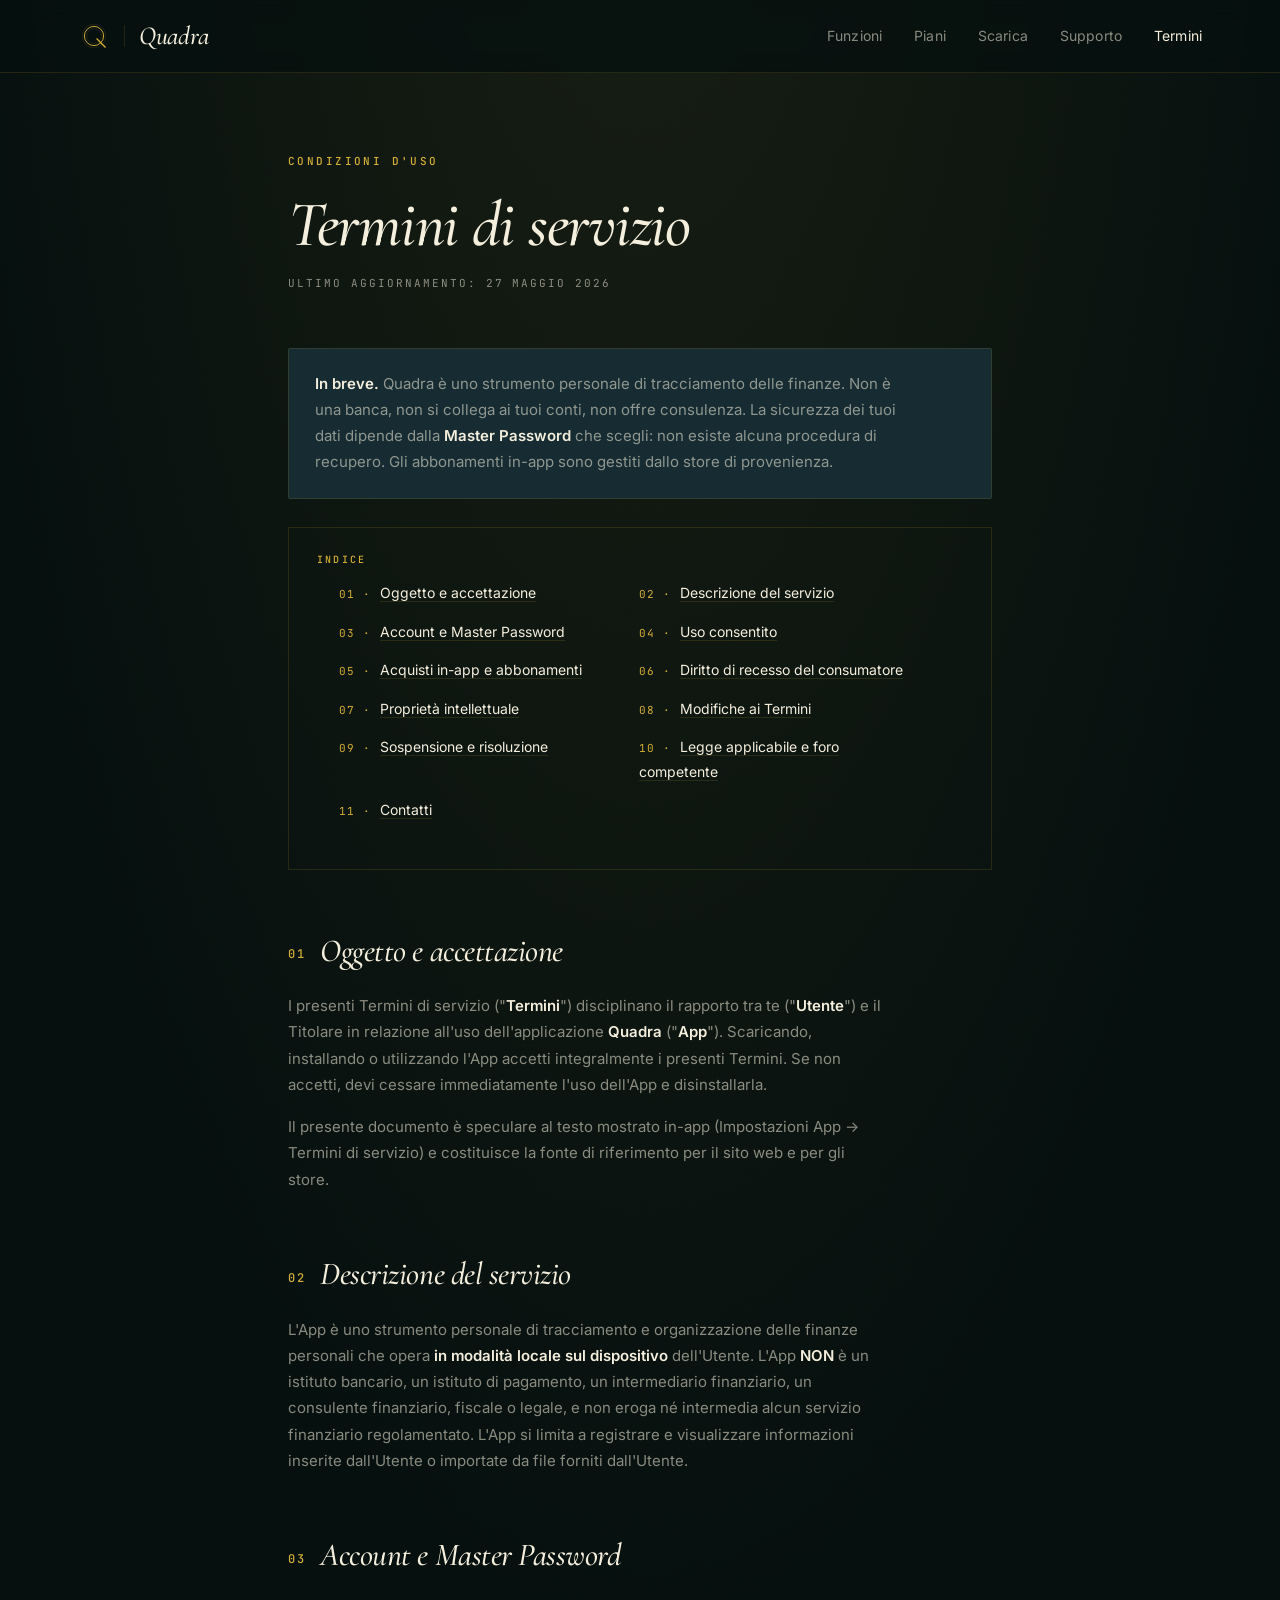
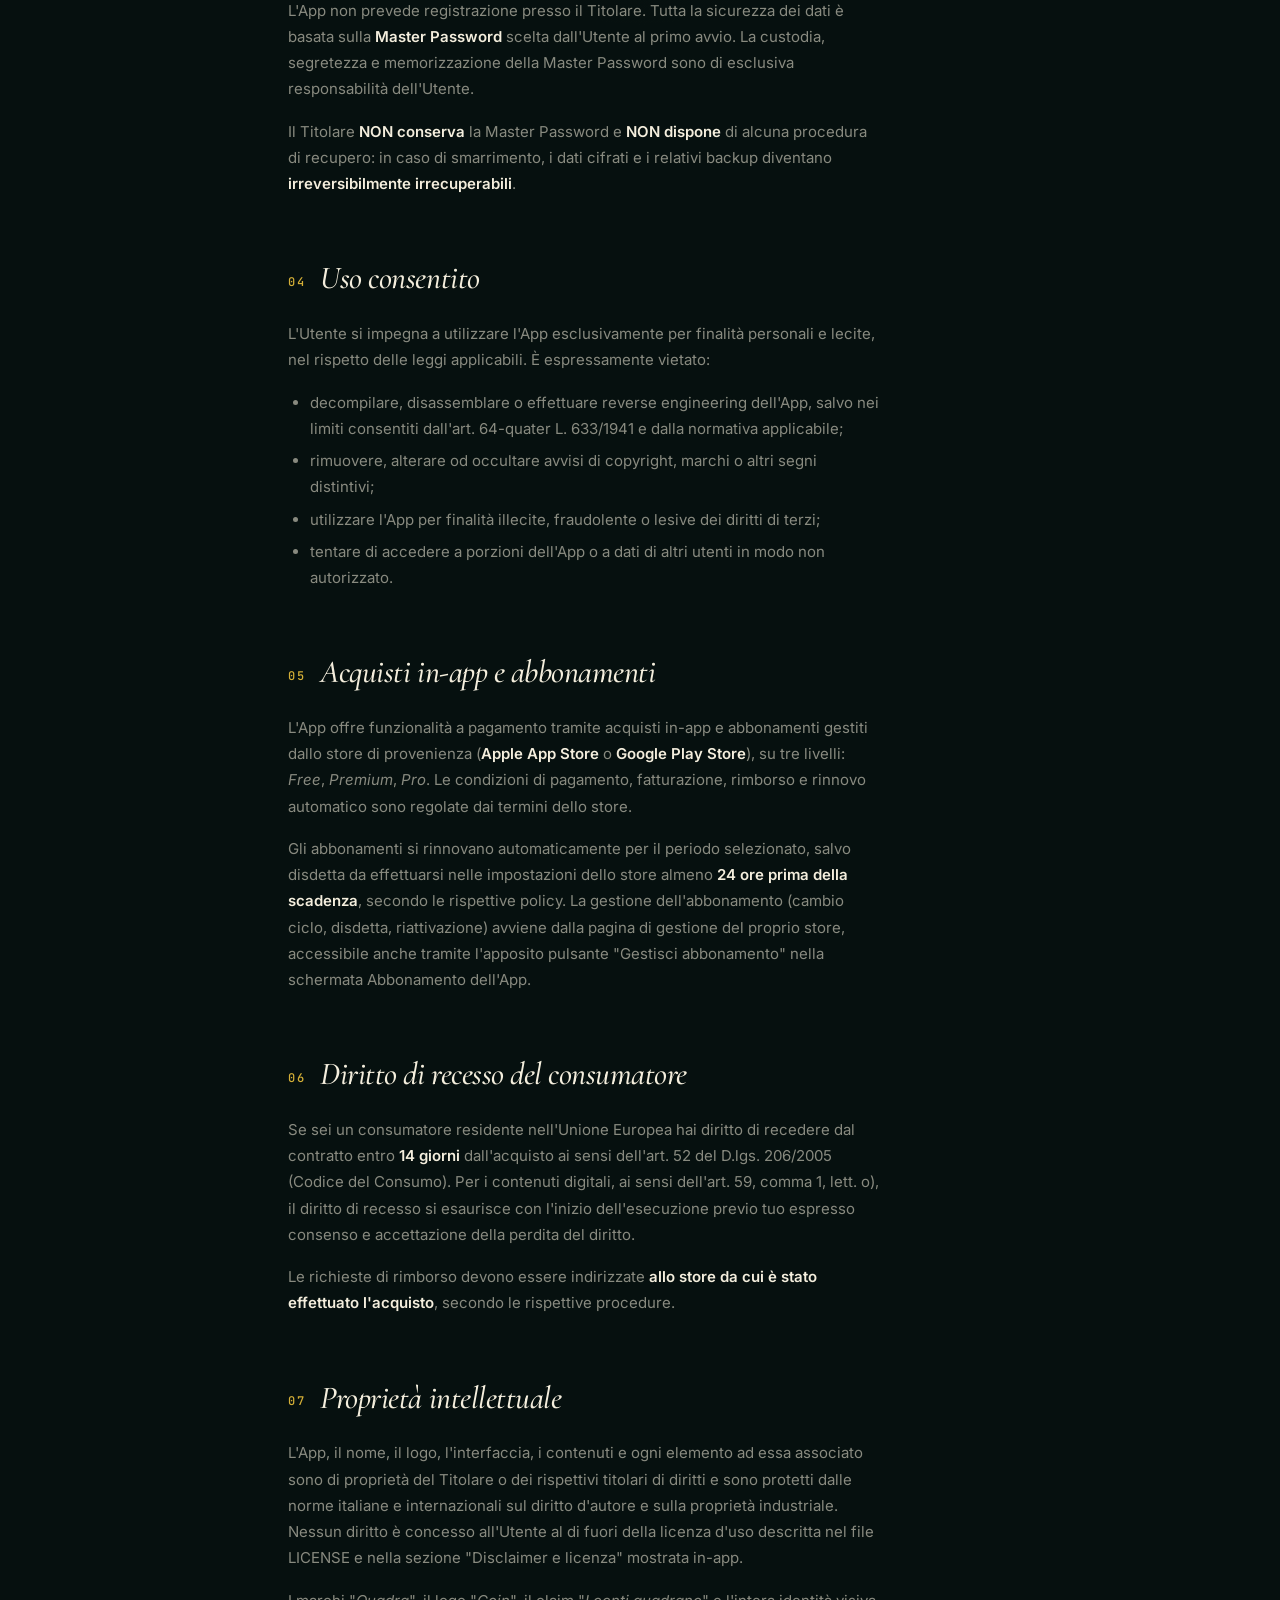
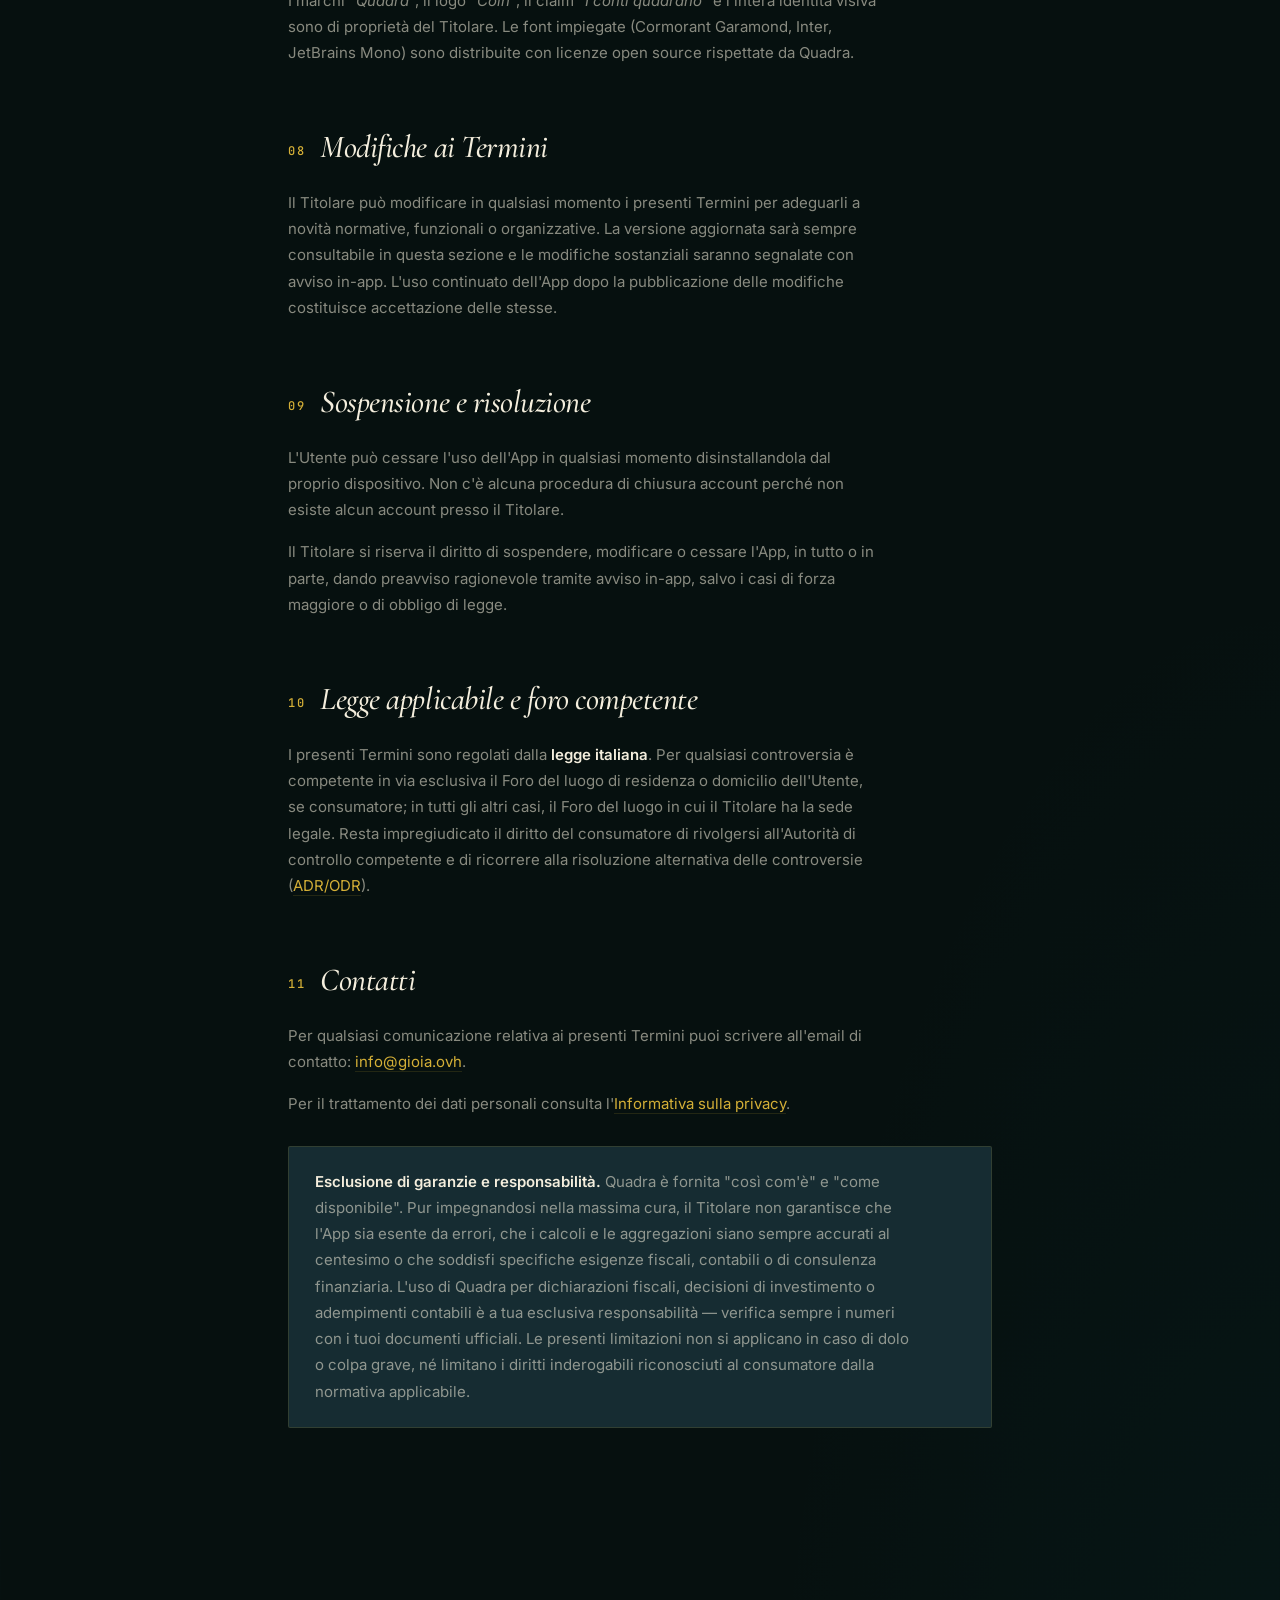
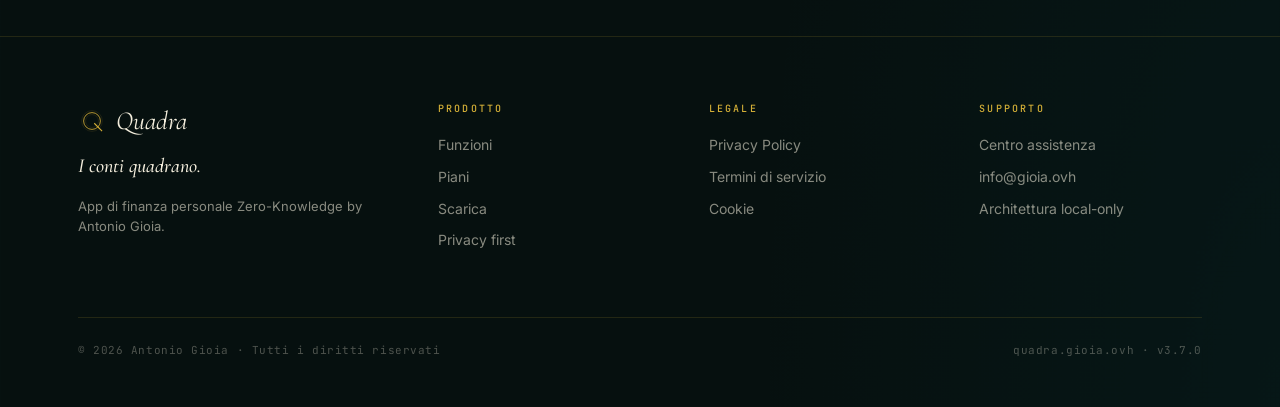
<file: termini.html>
<!DOCTYPE html>
<html lang="it">
<head>
  <meta charset="UTF-8" />
  <meta name="viewport" content="width=device-width, initial-scale=1.0" />
  <title>Termini di servizio — Quadra</title>
  <meta name="description" content="Termini e condizioni d'uso di Quadra. Strumento di tracciamento finanziario personale — non istituto bancario, non consulente finanziario." />
  <meta name="theme-color" content="#06100F" />
  <link rel="icon" type="image/svg+xml" href="assets/quadra/web/favicon.svg" />
  <link rel="apple-touch-icon" sizes="180x180" href="assets/quadra/web/apple-touch-icon.png" />
  <link rel="preconnect" href="https://fonts.googleapis.com" />
  <link rel="preconnect" href="https://fonts.gstatic.com" crossorigin />
  <link href="https://fonts.googleapis.com/css2?family=Cormorant+Garamond:ital,wght@0,500;0,600;1,400;1,500;1,600&family=Inter:wght@400;500;600;700&family=JetBrains+Mono:wght@400;500&display=swap" rel="stylesheet" />
  <link rel="stylesheet" href="site.css" />
</head>
<body>

  <header class="topbar">
    <div class="wrap topbar-inner">
      <a href="index.html" class="brand-lockup">
        <svg class="mark" viewBox="0 0 100 100">
          <circle cx="50" cy="50" r="37" fill="none" stroke="#D4AF37" stroke-width="1" opacity="0.4"></circle>
          <circle cx="50" cy="50" r="30" fill="none" stroke="#D4AF37" stroke-width="3"></circle>
          <circle cx="50" cy="50" r="23" fill="none" stroke="#D4AF37" stroke-width="1" opacity="0.4"></circle>
          <line x1="58" y1="58" x2="86" y2="86" stroke="#D4AF37" stroke-width="4"></line>
        </svg>
        <span class="sep"></span>
        <span class="name">Quadra</span>
      </a>
      <nav class="nav">
        <a href="index.html#funzioni">Funzioni</a>
        <a href="index.html#piani">Piani</a>
        <a href="index.html#download">Scarica</a>
        <a href="supporto.html">Supporto</a>
        <a href="termini.html" class="active">Termini</a>
      </nav>
    </div>
  </header>

  <main class="legal" data-screen-label="Termini di servizio">
    <span class="eyebrow kicker">Condizioni d'uso</span>
    <h1>Termini di servizio</h1>
    <span class="updated">Ultimo aggiornamento: 27 maggio 2026</span>

    <div class="callout">
      <p><strong>In breve.</strong> Quadra è uno strumento personale di tracciamento delle finanze. Non è una banca, non si collega ai tuoi conti, non offre consulenza. La sicurezza dei tuoi dati dipende dalla <strong>Master Password</strong> che scegli: non esiste alcuna procedura di recupero. Gli abbonamenti in-app sono gestiti dallo store di provenienza.</p>
    </div>

    <div class="toc">
      <h4>Indice</h4>
      <ol>
        <li><a href="#oggetto">Oggetto e accettazione</a></li>
        <li><a href="#descrizione">Descrizione del servizio</a></li>
        <li><a href="#account">Account e Master Password</a></li>
        <li><a href="#uso">Uso consentito</a></li>
        <li><a href="#acquisti">Acquisti in-app e abbonamenti</a></li>
        <li><a href="#recesso">Diritto di recesso del consumatore</a></li>
        <li><a href="#proprieta">Proprietà intellettuale</a></li>
        <li><a href="#modifiche">Modifiche ai Termini</a></li>
        <li><a href="#cessazione">Sospensione e risoluzione</a></li>
        <li><a href="#legge">Legge applicabile e foro competente</a></li>
        <li><a href="#contatti">Contatti</a></li>
      </ol>
    </div>

    <h2 id="oggetto"><span class="num">01</span>Oggetto e accettazione</h2>
    <p>I presenti Termini di servizio ("<strong>Termini</strong>") disciplinano il rapporto tra te ("<strong>Utente</strong>") e il Titolare in relazione all'uso dell'applicazione <strong>Quadra</strong> ("<strong>App</strong>"). Scaricando, installando o utilizzando l'App accetti integralmente i presenti Termini. Se non accetti, devi cessare immediatamente l'uso dell'App e disinstallarla.</p>
    <p>Il presente documento è speculare al testo mostrato in-app (Impostazioni App → Termini di servizio) e costituisce la fonte di riferimento per il sito web e per gli store.</p>

    <h2 id="descrizione"><span class="num">02</span>Descrizione del servizio</h2>
    <p>L'App è uno strumento personale di tracciamento e organizzazione delle finanze personali che opera <strong>in modalità locale sul dispositivo</strong> dell'Utente. L'App <strong>NON</strong> è un istituto bancario, un istituto di pagamento, un intermediario finanziario, un consulente finanziario, fiscale o legale, e non eroga né intermedia alcun servizio finanziario regolamentato. L'App si limita a registrare e visualizzare informazioni inserite dall'Utente o importate da file forniti dall'Utente.</p>

    <h2 id="account"><span class="num">03</span>Account e Master Password</h2>
    <p>L'App non prevede registrazione presso il Titolare. Tutta la sicurezza dei dati è basata sulla <strong>Master Password</strong> scelta dall'Utente al primo avvio. La custodia, segretezza e memorizzazione della Master Password sono di esclusiva responsabilità dell'Utente.</p>
    <p>Il Titolare <strong>NON conserva</strong> la Master Password e <strong>NON dispone</strong> di alcuna procedura di recupero: in caso di smarrimento, i dati cifrati e i relativi backup diventano <strong>irreversibilmente irrecuperabili</strong>.</p>

    <h2 id="uso"><span class="num">04</span>Uso consentito</h2>
    <p>L'Utente si impegna a utilizzare l'App esclusivamente per finalità personali e lecite, nel rispetto delle leggi applicabili. È espressamente vietato:</p>
    <ul>
      <li>decompilare, disassemblare o effettuare reverse engineering dell'App, salvo nei limiti consentiti dall'art. 64-quater L. 633/1941 e dalla normativa applicabile;</li>
      <li>rimuovere, alterare od occultare avvisi di copyright, marchi o altri segni distintivi;</li>
      <li>utilizzare l'App per finalità illecite, fraudolente o lesive dei diritti di terzi;</li>
      <li>tentare di accedere a porzioni dell'App o a dati di altri utenti in modo non autorizzato.</li>
    </ul>

    <h2 id="acquisti"><span class="num">05</span>Acquisti in-app e abbonamenti</h2>
    <p>L'App offre funzionalità a pagamento tramite acquisti in-app e abbonamenti gestiti dallo store di provenienza (<strong>Apple App Store</strong> o <strong>Google Play Store</strong>), su tre livelli: <em>Free</em>, <em>Premium</em>, <em>Pro</em>. Le condizioni di pagamento, fatturazione, rimborso e rinnovo automatico sono regolate dai termini dello store.</p>
    <p>Gli abbonamenti si rinnovano automaticamente per il periodo selezionato, salvo disdetta da effettuarsi nelle impostazioni dello store almeno <strong>24 ore prima della scadenza</strong>, secondo le rispettive policy. La gestione dell'abbonamento (cambio ciclo, disdetta, riattivazione) avviene dalla pagina di gestione del proprio store, accessibile anche tramite l'apposito pulsante "Gestisci abbonamento" nella schermata Abbonamento dell'App.</p>

    <h2 id="recesso"><span class="num">06</span>Diritto di recesso del consumatore</h2>
    <p>Se sei un consumatore residente nell'Unione Europea hai diritto di recedere dal contratto entro <strong>14 giorni</strong> dall'acquisto ai sensi dell'art. 52 del D.lgs. 206/2005 (Codice del Consumo). Per i contenuti digitali, ai sensi dell'art. 59, comma 1, lett. o), il diritto di recesso si esaurisce con l'inizio dell'esecuzione previo tuo espresso consenso e accettazione della perdita del diritto.</p>
    <p>Le richieste di rimborso devono essere indirizzate <strong>allo store da cui è stato effettuato l'acquisto</strong>, secondo le rispettive procedure.</p>

    <h2 id="proprieta"><span class="num">07</span>Proprietà intellettuale</h2>
    <p>L'App, il nome, il logo, l'interfaccia, i contenuti e ogni elemento ad essa associato sono di proprietà del Titolare o dei rispettivi titolari di diritti e sono protetti dalle norme italiane e internazionali sul diritto d'autore e sulla proprietà industriale. Nessun diritto è concesso all'Utente al di fuori della licenza d'uso descritta nel file LICENSE e nella sezione "Disclaimer e licenza" mostrata in-app.</p>
    <p>I marchi "<em>Quadra</em>", il logo "<em>Coin</em>", il claim "<em>I conti quadrano</em>" e l'intera identità visiva sono di proprietà del Titolare. Le font impiegate (Cormorant Garamond, Inter, JetBrains Mono) sono distribuite con licenze open source rispettate da Quadra.</p>

    <h2 id="modifiche"><span class="num">08</span>Modifiche ai Termini</h2>
    <p>Il Titolare può modificare in qualsiasi momento i presenti Termini per adeguarli a novità normative, funzionali o organizzative. La versione aggiornata sarà sempre consultabile in questa sezione e le modifiche sostanziali saranno segnalate con avviso in-app. L'uso continuato dell'App dopo la pubblicazione delle modifiche costituisce accettazione delle stesse.</p>

    <h2 id="cessazione"><span class="num">09</span>Sospensione e risoluzione</h2>
    <p>L'Utente può cessare l'uso dell'App in qualsiasi momento disinstallandola dal proprio dispositivo. Non c'è alcuna procedura di chiusura account perché non esiste alcun account presso il Titolare.</p>
    <p>Il Titolare si riserva il diritto di sospendere, modificare o cessare l'App, in tutto o in parte, dando preavviso ragionevole tramite avviso in-app, salvo i casi di forza maggiore o di obbligo di legge.</p>

    <h2 id="legge"><span class="num">10</span>Legge applicabile e foro competente</h2>
    <p>I presenti Termini sono regolati dalla <strong>legge italiana</strong>. Per qualsiasi controversia è competente in via esclusiva il Foro del luogo di residenza o domicilio dell'Utente, se consumatore; in tutti gli altri casi, il Foro del luogo in cui il Titolare ha la sede legale. Resta impregiudicato il diritto del consumatore di rivolgersi all'Autorità di controllo competente e di ricorrere alla risoluzione alternativa delle controversie (<a href="https://ec.europa.eu/consumers/odr/">ADR/ODR</a>).</p>

    <h2 id="contatti"><span class="num">11</span>Contatti</h2>
    <p>Per qualsiasi comunicazione relativa ai presenti Termini puoi scrivere all'email di contatto: <a href="mailto:info@gioia.ovh">info@gioia.ovh</a>.</p>
    <p>Per il trattamento dei dati personali consulta l'<a href="privacy.html">Informativa sulla privacy</a>.</p>

    <div class="callout">
      <p><strong>Esclusione di garanzie e responsabilità.</strong> Quadra è fornita "così com'è" e "come disponibile". Pur impegnandosi nella massima cura, il Titolare non garantisce che l'App sia esente da errori, che i calcoli e le aggregazioni siano sempre accurati al centesimo o che soddisfi specifiche esigenze fiscali, contabili o di consulenza finanziaria. L'uso di Quadra per dichiarazioni fiscali, decisioni di investimento o adempimenti contabili è a tua esclusiva responsabilità — verifica sempre i numeri con i tuoi documenti ufficiali. Le presenti limitazioni non si applicano in caso di dolo o colpa grave, né limitano i diritti inderogabili riconosciuti al consumatore dalla normativa applicabile.</p>
    </div>

  </main>

  <footer class="site-footer">
    <div class="wrap">
      <div class="footer-grid">
        <div class="footer-col">
          <div style="display:flex;align-items:center;gap:10px;margin-bottom:10px;">
            <svg style="width:28px;height:28px;" viewBox="0 0 100 100">
              <circle cx="50" cy="50" r="37" fill="none" stroke="#D4AF37" stroke-width="1" opacity="0.4"></circle>
              <circle cx="50" cy="50" r="30" fill="none" stroke="#D4AF37" stroke-width="3"></circle>
              <circle cx="50" cy="50" r="23" fill="none" stroke="#D4AF37" stroke-width="1" opacity="0.4"></circle>
              <line x1="58" y1="58" x2="86" y2="86" stroke="#D4AF37" stroke-width="4"></line>
            </svg>
            <span style="font-family:var(--serif);font-style:italic;font-size:26px;color:var(--ivory);">Quadra</span>
          </div>
          <div class="claim">I conti quadrano.</div>
          <p style="font-size:13px;">App di finanza personale Zero-Knowledge by Antonio Gioia.</p>
        </div>
        <div class="footer-col">
          <h4>Prodotto</h4>
          <a href="index.html#funzioni">Funzioni</a>
          <a href="index.html#piani">Piani</a>
          <a href="index.html#download">Scarica</a>
          <a href="privacy.html">Privacy first</a>
        </div>
        <div class="footer-col">
          <h4>Legale</h4>
          <a href="privacy.html">Privacy Policy</a>
          <a href="termini.html">Termini di servizio</a>
          <a href="privacy.html#cookie">Cookie</a>
        </div>
        <div class="footer-col">
          <h4>Supporto</h4>
          <a href="supporto.html">Centro assistenza</a>
          <a href="mailto:info@gioia.ovh">info@gioia.ovh</a>
          <a href="supporto.html#architettura">Architettura local-only</a>
        </div>
      </div>
      <div class="footer-meta">
        <span>© 2026 Antonio Gioia · Tutti i diritti riservati</span>
        <span>quadra.gioia.ovh · v3.7.0</span>
      </div>
    </div>
  </footer>

</body>
</html>
</file>
<file: site.css>
/* ============================================================
   Quadra — vetrina · stylesheet condiviso
   Palette: petrolio #06100F · card #162C32 · oro #D4AF37 · avorio #F4EEDD
   Type:    Cormorant Garamond (display) · Inter (UI) · JetBrains Mono (numeri/eyebrows)
   ============================================================ */

:root {
  --bg:        #06100F;
  --bg-soft:   #0E1F23;
  --card:      #162C32;
  --gold:      #D4AF37;
  --gold-2:    #E4C66B;
  --gold-dim:  rgba(212,175,55,0.20);
  --gold-hair: rgba(212,175,55,0.14);
  --ivory:     #F4EEDD;
  --muted:     rgba(244,238,221,0.55);
  --muted-2:   rgba(244,238,221,0.30);
  --hairline:  rgba(212,175,55,0.18);

  --serif: 'Cormorant Garamond', 'Times New Roman', serif;
  --sans:  'Inter', system-ui, sans-serif;
  --mono:  'JetBrains Mono', ui-monospace, monospace;

  --maxw: 1180px;
}

*, *::before, *::after { box-sizing: border-box; margin: 0; padding: 0; }

html, body {
  background: var(--bg);
  color: var(--ivory);
  font-family: var(--sans);
  font-size: 16px;
  line-height: 1.55;
  -webkit-font-smoothing: antialiased;
  text-rendering: optimizeLegibility;
}

body {
  min-height: 100vh;
  overflow-x: hidden;
  background:
    radial-gradient(ellipse 80% 60% at 50% -10%, rgba(212,175,55,0.10), transparent 70%),
    radial-gradient(ellipse 60% 40% at 100% 100%, rgba(0,188,212,0.04), transparent 70%),
    var(--bg);
}

a { color: var(--gold); text-decoration: none; }
a:hover { color: var(--gold-2); }
img, svg { display: block; max-width: 100%; }

/* ─── Layout ─── */
.wrap { max-width: var(--maxw); margin: 0 auto; padding: 0 28px; }

/* ─── Topbar ─── */
.topbar {
  position: sticky; top: 0; z-index: 50;
  backdrop-filter: blur(10px);
  background: rgba(6,16,15,0.78);
  border-bottom: 1px solid var(--gold-hair);
}
.topbar-inner {
  display: flex; align-items: center; justify-content: space-between;
  height: 72px;
}
.brand-lockup { display: flex; align-items: center; gap: 14px; }
.brand-lockup .mark { width: 32px; height: 32px; }
.brand-lockup .sep  { width: 1px; height: 22px; background: var(--gold-hair); }
.brand-lockup .name {
  font-family: var(--serif); font-style: italic; font-weight: 500;
  font-size: 26px; color: var(--ivory); letter-spacing: -0.01em; line-height: 1;
}
.nav { display: flex; gap: 32px; }
.nav a {
  color: var(--muted);
  font-size: 14px;
  letter-spacing: 0.01em;
  transition: color .15s;
}
.nav a:hover, .nav a.active { color: var(--ivory); }

/* ─── Typography ─── */
.eyebrow {
  font-family: var(--mono);
  font-size: 11px;
  letter-spacing: 0.22em;
  text-transform: uppercase;
  color: var(--gold);
  font-weight: 500;
}
.h-display {
  font-family: var(--serif);
  font-weight: 500;
  font-style: italic;
  letter-spacing: -0.02em;
  line-height: 1.02;
  color: var(--ivory);
}
.h-1 { font-size: clamp(48px, 7vw, 96px); }
.h-2 { font-size: clamp(36px, 4.5vw, 56px); }
.h-3 { font-size: clamp(24px, 2.6vw, 32px); }

p.lead {
  font-size: 19px;
  color: var(--muted);
  max-width: 56ch;
  text-wrap: pretty;
}
.h-display .accent { color: var(--gold); }
.h-display .roman  { font-style: normal; }

/* ─── Buttons ─── */
.btn {
  display: inline-flex; align-items: center; gap: 10px;
  height: 52px; padding: 0 24px;
  border-radius: 2px;
  font-family: var(--sans);
  font-size: 14px;
  font-weight: 500;
  letter-spacing: 0.03em;
  border: 1px solid var(--gold);
  background: transparent;
  color: var(--gold);
  cursor: pointer;
  transition: background .15s, color .15s;
}
.btn:hover { background: rgba(212,175,55,0.08); color: var(--gold-2); }
.btn.primary {
  background: var(--gold); color: var(--bg);
}
.btn.primary:hover { background: var(--gold-2); color: var(--bg); }
.btn .icon { width: 18px; height: 18px; }

/* Store badges */
.store-row { display: flex; flex-wrap: wrap; gap: 14px; align-items: center; }
.store-badge {
  display: inline-flex; align-items: center; gap: 14px;
  height: 64px; padding: 0 22px;
  border: 1px solid var(--gold-hair);
  background: var(--card);
  border-radius: 2px;
  color: var(--ivory);
  transition: border-color .15s, transform .15s;
  position: relative;
}
.store-badge:hover {
  border-color: var(--gold-dim);
  transform: translateY(-1px);
  color: var(--ivory);
}
.store-badge .glyph { width: 28px; height: 28px; color: var(--ivory); }
.store-badge .stack { display: flex; flex-direction: column; line-height: 1.05; }
.store-badge .small { font-size: 10px; font-family: var(--mono); letter-spacing: 0.18em; text-transform: uppercase; color: var(--muted); }
.store-badge .big   { font-family: var(--serif); font-style: italic; font-size: 22px; font-weight: 500; }
.store-badge .pill {
  position: absolute; top: -10px; right: -10px;
  font-family: var(--mono);
  font-size: 9px; letter-spacing: 0.15em; text-transform: uppercase;
  color: var(--bg);
  background: var(--gold);
  padding: 4px 8px; border-radius: 2px;
}

/* ─── Sections / cards ─── */
section { padding: clamp(72px, 10vw, 128px) 0; }
.section-head { margin-bottom: 56px; max-width: 720px; }
.section-head .eyebrow { margin-bottom: 18px; display: block; }
.section-head p.lead { margin-top: 20px; }

.grid-3 {
  display: grid;
  grid-template-columns: repeat(3, 1fr);
  gap: 1px;
  background: var(--gold-hair);
  border: 1px solid var(--gold-hair);
}
.grid-3 > .cell {
  background: var(--bg);
  padding: 36px 32px;
  display: flex; flex-direction: column; gap: 16px;
  min-height: 220px;
}
.cell .num {
  font-family: var(--mono);
  font-size: 10px;
  color: var(--gold);
  letter-spacing: 0.18em;
}
.cell h3 {
  font-family: var(--serif);
  font-style: italic;
  font-weight: 500;
  font-size: 28px;
  color: var(--ivory);
  line-height: 1.1;
}
.cell p {
  font-size: 14px;
  color: var(--muted);
  line-height: 1.6;
}

/* Feature row with screenshot */
.feature-row {
  display: grid;
  grid-template-columns: 1.05fr 1fr;
  gap: 64px;
  align-items: center;
}
.feature-row.reverse { grid-template-columns: 1fr 1.05fr; }
.feature-row.reverse .feature-art { order: -1; }
.feature-copy h3 {
  font-family: var(--serif);
  font-style: italic;
  font-weight: 500;
  font-size: clamp(28px, 3.4vw, 40px);
  margin: 14px 0 18px;
  letter-spacing: -0.015em;
  line-height: 1.1;
}
.feature-copy p { color: var(--muted); font-size: 16px; max-width: 48ch; }
.feature-copy .bullets {
  list-style: none;
  margin-top: 24px;
  display: flex; flex-direction: column; gap: 12px;
}
.feature-copy .bullets li {
  display: grid;
  grid-template-columns: 18px 1fr;
  gap: 12px;
  font-size: 14px;
  color: var(--ivory);
}
.feature-copy .bullets li::before {
  content: '';
  width: 8px; height: 8px; margin-top: 8px;
  background: var(--gold); border-radius: 1px;
}

.feature-art {
  position: relative;
  aspect-ratio: 4 / 3;
  border: 1px solid var(--gold-hair);
  background:
    radial-gradient(ellipse 80% 60% at 30% 30%, rgba(212,175,55,0.08), transparent 70%),
    var(--card);
  display: flex; align-items: center; justify-content: center;
  overflow: hidden;
  border-radius: 2px;
}

/* Phone mockup container (placeholder visual) */
.phone-shell {
  width: 280px;
  aspect-ratio: 9 / 19.5;
  background: var(--bg);
  border-radius: 36px;
  border: 1px solid var(--gold-hair);
  box-shadow:
    0 30px 60px -20px rgba(0,0,0,0.7),
    inset 0 0 0 2px rgba(244,238,221,0.04);
  padding: 14px;
  display: flex; flex-direction: column;
}
.phone-screen {
  flex: 1;
  background: var(--bg-soft);
  border-radius: 24px;
  border: 1px solid var(--gold-hair);
  padding: 18px 14px;
  display: flex; flex-direction: column; gap: 14px;
  overflow: hidden;
}
/* Real screenshot inside the phone frame */
.phone-shell.shot { padding: 8px; }
.phone-shell .phone-shot {
  flex: 1;
  width: 100%;
  height: 100%;
  object-fit: cover;
  object-position: top center;
  border-radius: 28px;
  display: block;
}

/* ─── Screenshot showcase gallery ─── */
.showcase-grid {
  display: grid;
  grid-template-columns: repeat(3, 1fr);
  gap: 32px;
  align-items: start;
  margin-top: 8px;
}
.showcase-grid figure {
  margin: 0;
  display: flex;
  flex-direction: column;
  align-items: center;
}
.showcase-grid img {
  width: 100%;
  height: auto;
  display: block;
  border-radius: 18px;
  filter: drop-shadow(0 30px 60px rgba(0,0,0,0.55));
}

/* ─── Footer ─── */
footer.site-footer {
  border-top: 1px solid var(--gold-hair);
  padding: 64px 0 48px;
  margin-top: 80px;
}
.footer-grid {
  display: grid;
  grid-template-columns: 1.4fr 1fr 1fr 1fr;
  gap: 48px;
}
.footer-col h4 {
  font-family: var(--mono);
  font-size: 10px;
  letter-spacing: 0.22em;
  text-transform: uppercase;
  color: var(--gold);
  margin-bottom: 18px;
  font-weight: 500;
}
.footer-col a, .footer-col p {
  display: block;
  color: var(--muted);
  font-size: 14px;
  margin-bottom: 10px;
  transition: color .15s;
}
.footer-col a:hover { color: var(--ivory); }
.footer-col .claim {
  font-family: var(--serif);
  font-style: italic;
  font-size: 20px;
  color: var(--ivory);
  margin: 10px 0 14px;
  font-weight: 500;
}
.footer-meta {
  margin-top: 56px;
  padding-top: 24px;
  border-top: 1px solid var(--gold-hair);
  display: flex; justify-content: space-between; align-items: center;
  font-family: var(--mono);
  font-size: 11px;
  color: var(--muted-2);
  letter-spacing: 0.05em;
}

/* ─── Legal / long-form pages ─── */
.legal {
  max-width: 760px;
  margin: 0 auto;
  padding: 80px 28px 100px;
}
.legal .kicker { margin-bottom: 22px; display: block; }
.legal h1 {
  font-family: var(--serif);
  font-style: italic;
  font-weight: 500;
  font-size: clamp(40px, 5.5vw, 64px);
  letter-spacing: -0.02em;
  line-height: 1.04;
  margin-bottom: 16px;
  color: var(--ivory);
}
.legal .updated {
  font-family: var(--mono); font-size: 11px; letter-spacing: 0.18em;
  text-transform: uppercase; color: var(--muted);
  margin-bottom: 56px;
  display: block;
}
.legal .toc {
  border: 1px solid var(--gold-hair);
  padding: 24px 28px;
  margin-bottom: 56px;
}
.legal .toc h4 {
  font-family: var(--mono); font-size: 10px; letter-spacing: 0.22em;
  color: var(--gold); margin-bottom: 14px; font-weight: 500; text-transform: uppercase;
}
.legal .toc ol {
  list-style: none; counter-reset: toc;
  display: grid; grid-template-columns: 1fr 1fr; gap: 8px 28px;
}
.legal .toc ol li { counter-increment: toc; font-size: 14px; }
.legal .toc ol li::before {
  content: counter(toc, decimal-leading-zero) " · ";
  font-family: var(--mono); font-size: 11px; color: var(--gold); letter-spacing: 0.1em;
}
.legal .toc ol li a { color: var(--ivory); }
.legal .toc ol li a:hover { color: var(--gold); }

.legal h2 {
  font-family: var(--serif);
  font-style: italic;
  font-weight: 500;
  font-size: 32px;
  margin: 56px 0 18px;
  color: var(--ivory);
  letter-spacing: -0.015em;
  scroll-margin-top: 100px;
}
.legal h2 .num {
  font-family: var(--mono);
  font-style: normal;
  font-size: 12px;
  color: var(--gold);
  letter-spacing: 0.18em;
  margin-right: 14px;
  vertical-align: middle;
}
.legal h3 {
  font-family: var(--sans);
  font-size: 15px;
  text-transform: uppercase;
  letter-spacing: 0.12em;
  font-weight: 600;
  color: var(--gold);
  margin: 32px 0 12px;
}
.legal p, .legal ul, .legal ol {
  color: var(--muted);
  font-size: 15px;
  line-height: 1.75;
  margin-bottom: 16px;
  max-width: 66ch;
}
.legal ul, .legal ol { padding-left: 22px; }
.legal ul li, .legal ol li { margin-bottom: 6px; }
.legal strong { color: var(--ivory); font-weight: 600; }
.legal a { border-bottom: 1px solid var(--gold-hair); }
.legal a:hover { border-color: var(--gold); }
.legal blockquote {
  border-left: 2px solid var(--gold);
  padding: 4px 0 4px 20px;
  margin: 24px 0;
  color: var(--ivory);
  font-family: var(--serif);
  font-style: italic;
  font-size: 19px;
}
.legal .callout {
  border: 1px solid var(--gold-hair);
  background: var(--card);
  padding: 22px 26px;
  margin: 28px 0;
  border-radius: 2px;
}
.legal .callout p:last-child { margin-bottom: 0; }
.legal table {
  width: 100%;
  border-collapse: collapse;
  margin: 20px 0 28px;
  font-size: 14px;
}
.legal table th, .legal table td {
  text-align: left;
  padding: 12px 14px;
  border-bottom: 1px solid var(--gold-hair);
  vertical-align: top;
}
.legal table th {
  font-family: var(--mono); font-size: 10px; letter-spacing: 0.18em;
  text-transform: uppercase; color: var(--gold); font-weight: 500;
}
.legal table td { color: var(--muted); }
.legal table td strong { color: var(--ivory); }

/* ─── Hero specific ─── */
.hero { padding: 120px 0 80px; position: relative; }
.hero-grid {
  display: grid;
  grid-template-columns: 1.1fr 0.9fr;
  gap: 80px;
  align-items: center;
}
.hero .eyebrow { margin-bottom: 28px; display: inline-block; }
.hero p.lead { margin: 28px 0 40px; font-size: 20px; }
.hero .cta-row { display: flex; flex-wrap: wrap; gap: 14px; }

.hero-art {
  position: relative;
  display: flex; align-items: center; justify-content: center;
  aspect-ratio: 1;
}
.hero-art .ring {
  position: absolute; inset: 0;
  border: 1px solid var(--gold-hair);
  border-radius: 50%;
}
.hero-art .ring.r2 { inset: 8%; opacity: 0.6; }
.hero-art .ring.r3 { inset: 18%; opacity: 0.35; }
.hero-art .mark-big {
  width: 56%;
  aspect-ratio: 1;
  z-index: 2;
  filter: drop-shadow(0 18px 40px rgba(212,175,55,0.18));
}

/* ─── Numbers strip ─── */
.numbers-strip {
  display: grid;
  grid-template-columns: repeat(4, 1fr);
  gap: 1px;
  background: var(--gold-hair);
  border-top: 1px solid var(--gold-hair);
  border-bottom: 1px solid var(--gold-hair);
}
.numbers-strip .stat {
  background: var(--bg);
  padding: 40px 28px;
  display: flex; flex-direction: column; gap: 6px;
}
.stat .v {
  font-family: var(--serif);
  font-style: italic;
  font-weight: 500;
  font-size: 48px;
  color: var(--gold);
  line-height: 1;
  letter-spacing: -0.02em;
}
.stat .k {
  font-family: var(--mono);
  font-size: 10px;
  letter-spacing: 0.2em;
  text-transform: uppercase;
  color: var(--muted);
  margin-top: 10px;
}

/* Mini coin ascii separator */
.rule-row {
  display: flex; align-items: center; gap: 18px;
  color: var(--gold-hair);
  margin: 0 auto;
  max-width: 240px;
}
.rule-row .line { flex: 1; height: 1px; background: var(--gold-hair); }

/* ─── Pricing / piani ─── */
.plans-grid {
  display: grid;
  grid-template-columns: repeat(3, 1fr);
  gap: 1px;
  background: var(--gold-hair);
  border: 1px solid var(--gold-hair);
  margin-top: 56px;
}
.plan-card {
  background: var(--bg);
  padding: 40px 32px 36px;
  display: flex; flex-direction: column; gap: 22px;
  position: relative;
}
.plan-card.featured { background: var(--bg-soft); }
.plan-card .tier-label {
  font-family: var(--mono);
  font-size: 10px;
  letter-spacing: 0.22em;
  text-transform: uppercase;
  color: var(--gold);
}
.plan-card .tier-name {
  font-family: var(--serif);
  font-style: italic;
  font-weight: 500;
  font-size: 36px;
  color: var(--ivory);
  line-height: 1;
  letter-spacing: -0.01em;
}
.plan-card .tier-tagline {
  font-size: 14px;
  color: var(--muted);
  line-height: 1.55;
  min-height: 44px;
  margin-top: -8px;
}
.plan-card .plan-features {
  list-style: none;
  display: flex; flex-direction: column;
  gap: 11px;
  border-top: 1px solid var(--gold-hair);
  padding-top: 22px;
}
.plan-card .plan-features li {
  display: grid;
  grid-template-columns: 14px 1fr;
  gap: 12px;
  font-size: 13px;
  color: var(--ivory);
  line-height: 1.5;
}
.plan-card .plan-features li.dim { color: var(--muted-2); }
.plan-card .plan-features li::before {
  content: '';
  width: 6px; height: 6px;
  margin-top: 8px;
  background: var(--gold);
  border-radius: 1px;
}
.plan-card .plan-features li.dim::before {
  background: transparent;
  border: 1px solid var(--muted-2);
}
.plan-card .pop-pill {
  position: absolute;
  top: 0; left: 28px;
  transform: translateY(-50%);
  font-family: var(--mono);
  font-size: 9px;
  letter-spacing: 0.18em;
  text-transform: uppercase;
  color: var(--bg);
  background: var(--gold);
  padding: 5px 12px;
  border-radius: 2px;
}
.pricing-footnote {
  margin-top: 36px;
  font-family: var(--mono);
  font-size: 11px;
  letter-spacing: 0.05em;
  color: var(--muted);
  text-align: center;
}

/* ─── Architecture / spec strip ─── */
.spec-strip {
  display: grid;
  grid-template-columns: repeat(4, 1fr);
  gap: 1px;
  background: var(--gold-hair);
  border: 1px solid var(--gold-hair);
  margin-top: 48px;
}
.spec-strip .spec {
  background: var(--bg);
  padding: 28px 24px;
  display: flex; flex-direction: column; gap: 8px;
}
.spec .label {
  font-family: var(--mono);
  font-size: 10px;
  letter-spacing: 0.2em;
  color: var(--gold);
  text-transform: uppercase;
}
.spec .value {
  font-family: var(--serif);
  font-style: italic;
  font-weight: 500;
  font-size: 22px;
  color: var(--ivory);
  line-height: 1.15;
}
.spec .meta {
  font-family: var(--mono);
  font-size: 10px;
  color: var(--muted);
  letter-spacing: 0.04em;
}

/* ─── Mobile ─── */
@media (max-width: 880px) {
  .plans-grid { grid-template-columns: 1fr; }
  .spec-strip { grid-template-columns: 1fr 1fr; }
  .hero-grid, .feature-row, .feature-row.reverse { grid-template-columns: 1fr; gap: 48px; }
  .feature-row.reverse .feature-art { order: 0; }
  .grid-3 { grid-template-columns: 1fr; }
  .showcase-grid { grid-template-columns: 1fr; gap: 48px; max-width: 320px; margin-left: auto; margin-right: auto; }
  .numbers-strip { grid-template-columns: repeat(2, 1fr); }
  .footer-grid { grid-template-columns: 1fr 1fr; gap: 32px; }
  .legal .toc ol { grid-template-columns: 1fr; }
  .nav { display: none; }
  .topbar-inner { height: 64px; }
}
</file>
